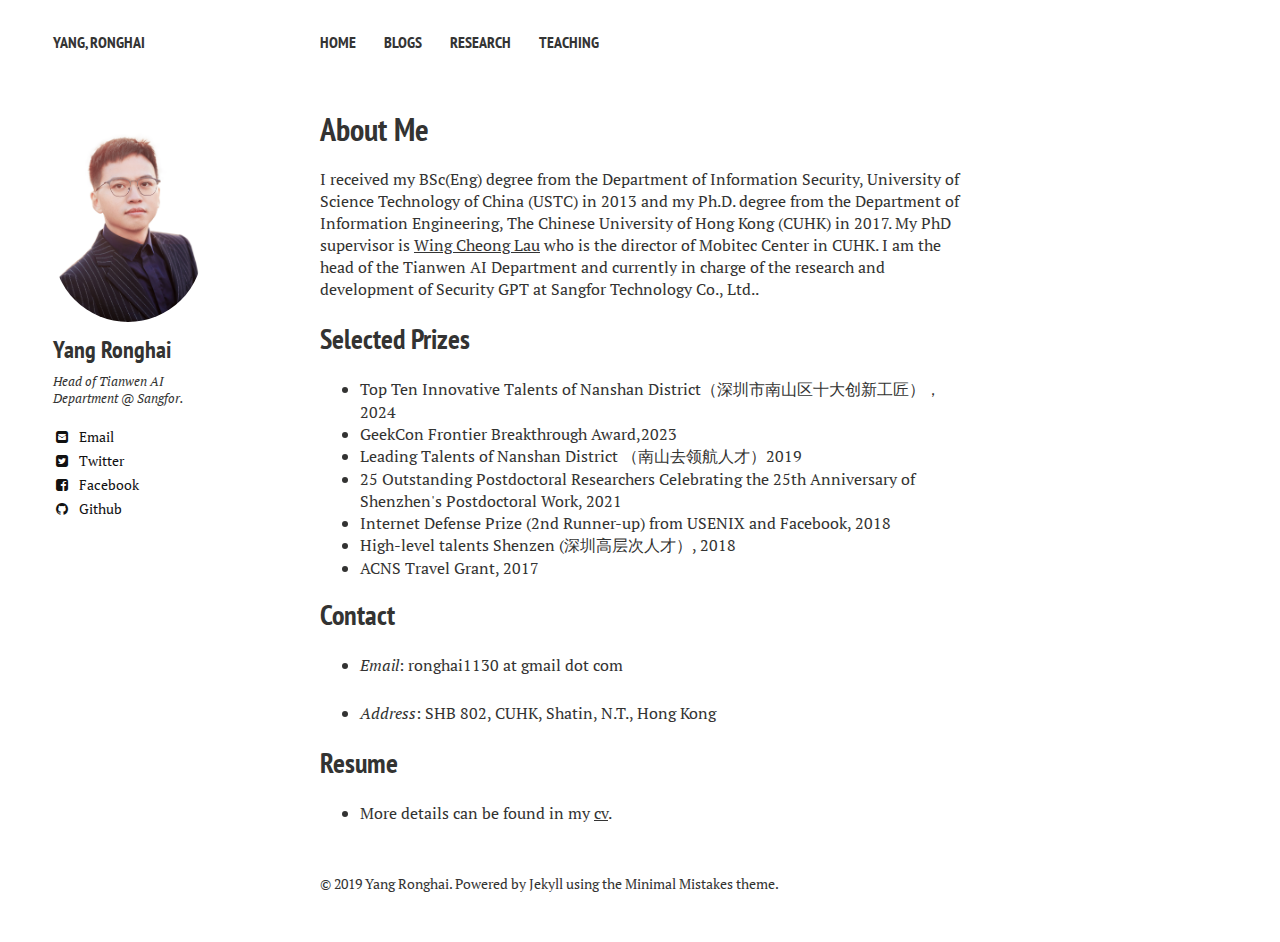
<file: index.html>
<!doctype html>
<!--[if lt IE 7]><html class="no-js lt-ie9 lt-ie8 lt-ie7" lang="en"> <![endif]-->
<!--[if (IE 7)&!(IEMobile)]><html class="no-js lt-ie9 lt-ie8" lang="en"><![endif]-->
<!--[if (IE 8)&!(IEMobile)]><html class="no-js lt-ie9" lang="en"><![endif]-->
<!--[if gt IE 8]><!--> <html class="no-js" lang="en"><!--<![endif]-->
<head>
<meta charset="utf-8">
<title>About Me &#8211; YANG, Ronghai</title>

<meta name="keywords" content="about, Jekyll, theme, responsive">



<!-- Twitter Cards -->
<meta name="twitter:title" content="About Me">

<meta name="twitter:site" content="@YRonghai">
<meta name="twitter:creator" content="@YRonghai">

<meta name="twitter:card" content="summary">
<meta name="twitter:image" content="https://yangronghai.github.io//images/default-thumb.png">

<!-- Open Graph -->
<meta property="og:locale" content="en_US">
<meta property="og:type" content="article">
<meta property="og:title" content="About Me">

<meta property="og:url" content="https://yangronghai.github.io//">
<meta property="og:site_name" content="YANG, Ronghai">





<link rel="canonical" href="https://yangronghai.github.io//">
<link href="https://yangronghai.github.io//feed.xml" type="application/atom+xml" rel="alternate" title="YANG, Ronghai Feed">


<!-- http://t.co/dKP3o1e -->
<meta name="HandheldFriendly" content="True">
<meta name="MobileOptimized" content="320">
<meta name="viewport" content="width=device-width, initial-scale=1.0">

<!-- For all browsers -->
<link rel="stylesheet" href="https://yangronghai.github.io//assets/css/main.css">

<meta http-equiv="cleartype" content="on">

<!-- HTML5 Shiv and Media Query Support -->
<!--[if lt IE 9]>
	<script src="https://yangronghai.github.io//assets/js/vendor/html5shiv.min.js"></script>
	<script src="https://yangronghai.github.io//assets/js/vendor/respond.min.js"></script>
<![endif]-->

<!-- Modernizr -->
<script src="https://yangronghai.github.io//assets/js/vendor/modernizr-2.7.1.custom.min.js"></script>

<link href='//fonts.googleapis.com/css?family=PT+Sans+Narrow:400,700%7CPT+Serif:400,700,400italic' rel='stylesheet' type='text/css'>

<!-- Icons -->
<!-- 16x16 -->
<link rel="shortcut icon" href="https://yangronghai.github.io//favicon.ico">
<!-- 32x32 -->
<link rel="shortcut icon" href="https://yangronghai.github.io//favicon.png">
<!-- 57x57 (precomposed) for iPhone 3GS, pre-2011 iPod Touch and older Android devices -->
<link rel="apple-touch-icon-precomposed" href="https://yangronghai.github.io//images/apple-touch-icon-precomposed.png">
<!-- 72x72 (precomposed) for 1st generation iPad, iPad 2 and iPad mini -->
<link rel="apple-touch-icon-precomposed" sizes="72x72" href="https://yangronghai.github.io//images/apple-touch-icon-72x72-precomposed.png">
<!-- 114x114 (precomposed) for iPhone 4, 4S, 5 and post-2011 iPod Touch -->
<link rel="apple-touch-icon-precomposed" sizes="114x114" href="https://yangronghai.github.io//images/apple-touch-icon-114x114-precomposed.png">
<!-- 144x144 (precomposed) for iPad 3rd and 4th generation -->
<link rel="apple-touch-icon-precomposed" sizes="144x144" href="https://yangronghai.github.io//images/apple-touch-icon-144x144-precomposed.png">

</head>

<body class="page">

<!--[if lt IE 9]><div class="browser-upgrade alert alert-info">You are using an <strong>outdated</strong> browser. Please <a href="http://browsehappy.com/">upgrade your browser</a> to improve your experience.</div><![endif]-->

<div class="navigation-wrapper">
	<div class="site-name">
		<a href="https://yangronghai.github.io/">YANG, Ronghai</a>
	</div><!-- /.site-name -->
	<div class="top-navigation">
		<nav role="navigation" id="site-nav" class="nav">
		    <ul>
		        
					    
					        
					    
					    <li><a href="https://yangronghai.github.io///home/" >Home</a></li>
					  
					    
					        
					    
					    <li><a href="https://yangronghai.github.io///posts/" >Blogs</a></li>
					  
					    
					        
					    
					    <li><a href="https://yangronghai.github.io///research/" >Research</a></li>
					  
					    
					        
					    
					    <li><a href="https://yangronghai.github.io///teaching" >Teaching</a></li>
					  
		    </ul>
		</nav>
	</div><!-- /.top-navigation -->
</div><!-- /.navigation-wrapper -->



<div id="main" role="main">
  <div class="article-author-side">
    



	<img src="https://yangronghai.github.io//images/bio-photo.jpg" class="bio-photo" alt="Yang Ronghai bio photo">

<h3>Yang Ronghai</h3>
<p>Head of Tianwen AI Department @ Sangfor.</p>
<a href="mailto:ronghai1130@gmail.com" class="author-social" target="_blank"><i class="fa fa-fw fa-envelope-square"></i> Email</a>
<a href="http://twitter.com/YRonghai" class="author-social" target="_blank"><i class="fa fa-fw fa-twitter-square"></i> Twitter</a>
<a href="http://facebook.com/ronghai.yang.5" class="author-social" target="_blank"><i class="fa fa-fw fa-facebook-square"></i> Facebook</a>




<a href="http://github.com/YangRonghai" class="author-social" target="_blank"><i class="fa fa-fw fa-github"></i> Github</a>








  </div>
  <article class="page">
    <h1>About Me</h1>
    <div class="article-wrap">
      <!-- Hello, I am Ronghai Yang.  -->

<!-- ## Education -->
<p>I received my BSc(Eng) degree from the Department of Information Security, University of Science Technology of China (USTC) in 2013 and my Ph.D. degree from the Department of Information Engineering, The Chinese University of Hong Kong (CUHK) in 2017. My PhD supervisor is  <a href="http://staff.ie.cuhk.edu.hk/~wclau/">Wing Cheong Lau</a> who is the director of Mobitec Center in CUHK. 
I am the head of the Tianwen AI Department and currently in charge of the research and development of Security GPT at Sangfor Technology Co., Ltd.. </p>

<h2 id="selected-prizes">Selected Prizes</h2>
<ul>
  <li>Top Ten Innovative Talents of Nanshan District（深圳市南山区十大创新工匠），2024</li>
  <li>GeekCon Frontier Breakthrough Award,2023</li>
  <li>Leading Talents of Nanshan District （南山去领航人才）2019 </li>
  <li>25 Outstanding Postdoctoral Researchers Celebrating the 25th Anniversary of Shenzhen's Postdoctoral Work, 2021 </li>
  <li>Internet Defense Prize (2nd Runner-up) from USENIX and Facebook, 2018</li>
  <li>High-level talents Shenzen (深圳高层次人才）, 2018</li>
  <li>ACNS Travel Grant, 2017</li>
</ul>

<h2 id="contact">Contact</h2>

<ul>
  <li>
    <p><em>Email</em>: ronghai1130 at gmail dot com</p>
  </li>
  <li>
    <p><em>Address</em>: SHB 802, CUHK, Shatin, N.T., Hong Kong</p>
  </li>
</ul>

<h2 id="resume">Resume</h2>
<ul>
  <li>More details can be found in my <a href="https://yangronghai.github.io/cv.pdf">cv</a>.</li>
</ul>


    </div><!-- /.article-wrap -->
    
  </article>
</div><!-- /#index -->

<div class="footer-wrap">
  <footer>
    

<span>&copy; 2019 Yang Ronghai. Powered by <a href="http://jekyllrb.com" rel="nofollow">Jekyll</a> using the <a href="http://mademistakes.com/minimal-mistakes/" rel="nofollow">Minimal Mistakes</a> theme.</span>

  </footer>
</div><!-- /.footer-wrap -->

<script src="//ajax.googleapis.com/ajax/libs/jquery/1.9.1/jquery.min.js"></script>
<script>window.jQuery || document.write('<script src="https://yangronghai.github.io//assets/js/vendor/jquery-1.9.1.min.js"><\/script>')</script>
<script src="https://yangronghai.github.io//assets/js/scripts.min.js"></script>


  
          

</body>
</html>
</file>
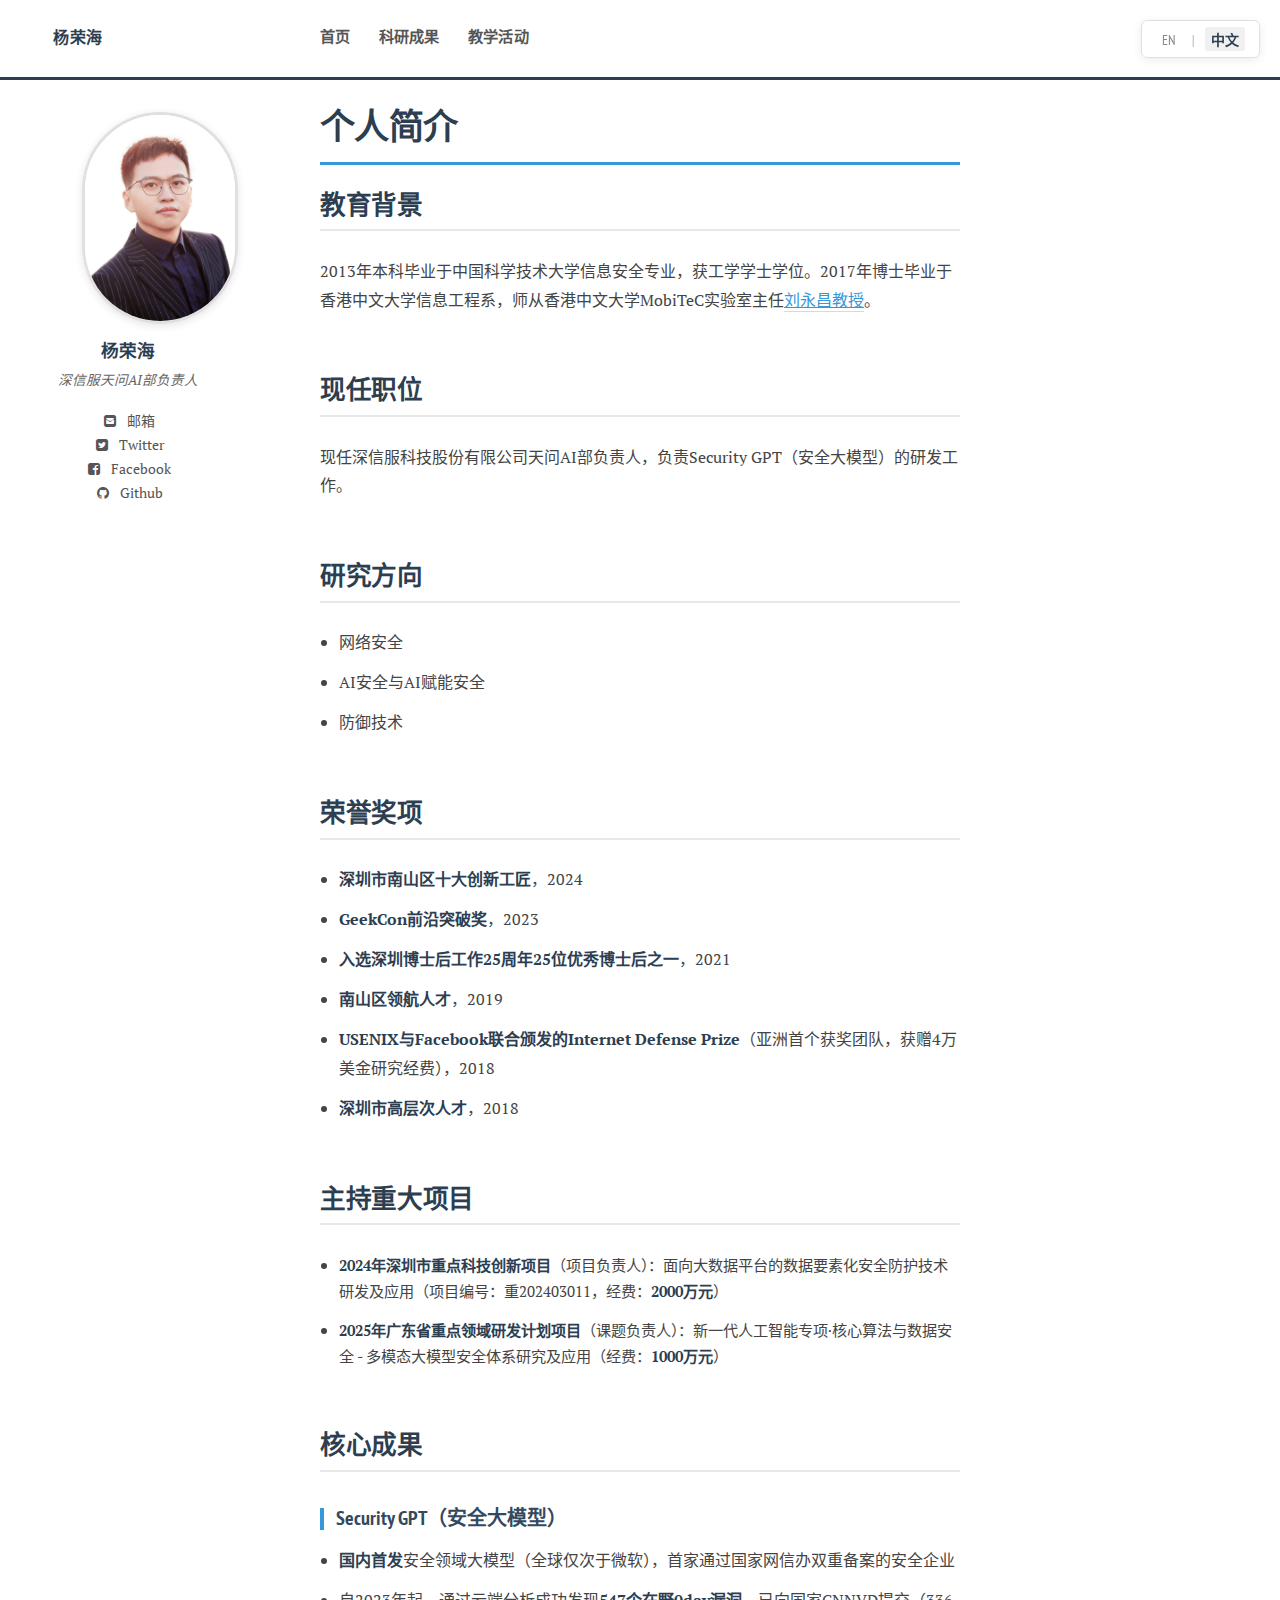
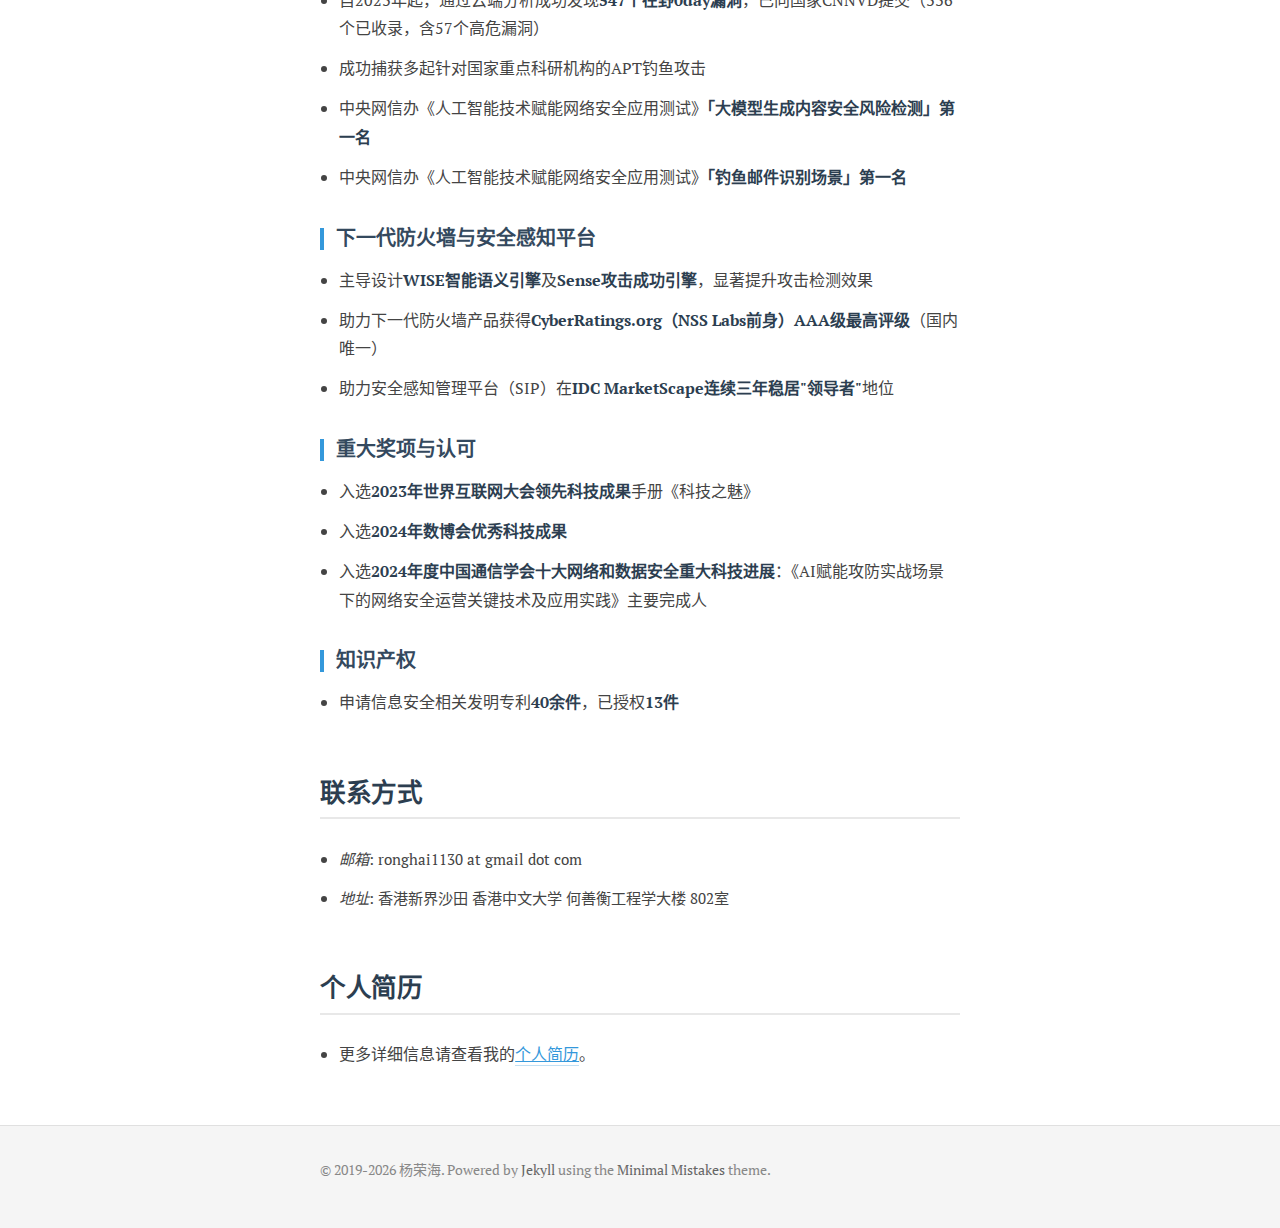
<file: home-cn/index.html>
<!doctype html>
<!--[if lt IE 7]><html class="no-js lt-ie9 lt-ie8 lt-ie7" lang="zh-CN"> <![endif]-->
<!--[if (IE 7)&!(IEMobile)]><html class="no-js lt-ie9 lt-ie8" lang="zh-CN"><![endif]-->
<!--[if (IE 8)&!(IEMobile)]><html class="no-js lt-ie9" lang="zh-CN"><![endif]-->
<!--[if gt IE 8]><!--> <html class="no-js" lang="zh-CN"><!--<![endif]-->
<head>
<meta charset="utf-8">
<title>关于我 &#8211; 杨荣海</title>

<meta name="keywords" content="杨荣海, 网络安全, AI安全, 深信服">



<!-- Twitter Cards -->
<meta name="twitter:title" content="关于我">

<meta name="twitter:site" content="@YRonghai">
<meta name="twitter:creator" content="@YRonghai">

<meta name="twitter:card" content="summary">
<meta name="twitter:image" content="https://yangronghai.github.io//images/default-thumb.png">

<!-- Open Graph -->
<meta property="og:locale" content="zh_CN">
<meta property="og:type" content="article">
<meta property="og:title" content="关于我">

<meta property="og:url" content="https://yangronghai.github.io//">
<meta property="og:site_name" content="杨荣海">





<link rel="canonical" href="https://yangronghai.github.io//">
<link href="https://yangronghai.github.io//feed.xml" type="application/atom+xml" rel="alternate" title="杨荣海 Feed">


<!-- http://t.co/dKP3o1e -->
<meta name="HandheldFriendly" content="True">
<meta name="MobileOptimized" content="320">
<meta name="viewport" content="width=device-width, initial-scale=1.0">

<!-- For all browsers -->
<link rel="stylesheet" href="https://yangronghai.github.io//assets/css/main.css">
<link rel="stylesheet" href="https://yangronghai.github.io//assets/css/lang-switcher.css">
<link rel="stylesheet" href="https://yangronghai.github.io//assets/css/custom-improvements.css">

<meta http-equiv="cleartype" content="on">

<!-- HTML5 Shiv and Media Query Support -->
<!--[if lt IE 9]>
	<script src="https://yangronghai.github.io//assets/js/vendor/html5shiv.min.js"></script>
	<script src="https://yangronghai.github.io//assets/js/vendor/respond.min.js"></script>
<![endif]-->

<!-- Modernizr -->
<script src="https://yangronghai.github.io//assets/js/vendor/modernizr-2.7.1.custom.min.js"></script>

<link href='//fonts.googleapis.com/css?family=PT+Sans+Narrow:400,700%7CPT+Serif:400,700,400italic' rel='stylesheet' type='text/css'>

<!-- Icons -->
<!-- 16x16 -->
<link rel="shortcut icon" href="https://yangronghai.github.io//favicon.ico">
<!-- 32x32 -->
<link rel="shortcut icon" href="https://yangronghai.github.io//favicon.png">
<!-- 57x57 (precomposed) for iPhone 3GS, pre-2011 iPod Touch and older Android devices -->
<link rel="apple-touch-icon-precomposed" href="https://yangronghai.github.io//images/apple-touch-icon-precomposed.png">
<!-- 72x72 (precomposed) for 1st generation iPad, iPad 2 and iPad mini -->
<link rel="apple-touch-icon-precomposed" sizes="72x72" href="https://yangronghai.github.io//images/apple-touch-icon-72x72-precomposed.png">
<!-- 114x114 (precomposed) for iPhone 4, 4S, 5 and post-2011 iPod Touch -->
<link rel="apple-touch-icon-precomposed" sizes="114x114" href="https://yangronghai.github.io//images/apple-touch-icon-114x114-precomposed.png">
<!-- 144x144 (precomposed) for iPad 3rd and 4th generation -->
<link rel="apple-touch-icon-precomposed" sizes="144x144" href="https://yangronghai.github.io//images/apple-touch-icon-144x144-precomposed.png">

</head>

<body class="page">

<!--[if lt IE 9]><div class="browser-upgrade alert alert-info">You are using an <strong>outdated</strong> browser. Please <a href="http://browsehappy.com/">upgrade your browser</a> to improve your experience.</div><![endif]-->

<!-- Language Switcher -->
<div class="lang-switcher">
    <a href="https://yangronghai.github.io/home/">EN</a>
    <span class="separator">|</span>
    <a href="https://yangronghai.github.io/home-cn/" class="active">中文</a>
</div>

<div class="navigation-wrapper">
	<div class="site-name">
		<a href="https://yangronghai.github.io/home-cn/">杨荣海</a>
	</div><!-- /.site-name -->
	<div class="top-navigation">
		<nav role="navigation" id="site-nav" class="nav">
		    <ul>




					    <li><a href="https://yangronghai.github.io/home-cn/" >首页</a></li>




					    <li><a href="https://yangronghai.github.io/research-cn/" >科研成果</a></li>




					    <li><a href="https://yangronghai.github.io/teaching-cn/" >教学活动</a></li>

		    </ul>
		</nav>
	</div><!-- /.top-navigation -->
</div><!-- /.navigation-wrapper -->



<div id="main" role="main">
  <div class="article-author-side">




	<img src="https://yangronghai.github.io//images/bio-photo.jpg" class="bio-photo" alt="Yang Ronghai bio photo">

<h3>杨荣海</h3>
<p>深信服天问AI部负责人</p>
<a href="mailto:ronghai1130@gmail.com" class="author-social" target="_blank"><i class="fa fa-fw fa-envelope-square"></i> 邮箱</a>
<a href="http://twitter.com/YRonghai" class="author-social" target="_blank"><i class="fa fa-fw fa-twitter-square"></i> Twitter</a>
<a href="http://facebook.com/ronghai.yang.5" class="author-social" target="_blank"><i class="fa fa-fw fa-facebook-square"></i> Facebook</a>




<a href="http://github.com/YangRonghai" class="author-social" target="_blank"><i class="fa fa-fw fa-github"></i> Github</a>








  </div>
  <article class="page">
    <h1>个人简介</h1>
    <div class="article-wrap">
      <!-- Hello, I am Ronghai Yang.  -->

<!-- ## Education -->
<h2 id="education">教育背景</h2>
<p>2013年本科毕业于中国科学技术大学信息安全专业，获工学学士学位。2017年博士毕业于香港中文大学信息工程系，师从香港中文大学MobiTeC实验室主任<a href="http://staff.ie.cuhk.edu.hk/~wclau/">刘永昌教授</a>。</p>

<h2 id="current-position">现任职位</h2>
<p>现任深信服科技股份有限公司天问AI部负责人，负责Security GPT（安全大模型）的研发工作。</p>

<h2 id="research-interests">研究方向</h2>
<ul>
  <li>网络安全</li>
  <li>AI安全与AI赋能安全</li>
  <li>防御技术</li>
</ul>

<h2 id="selected-prizes">荣誉奖项</h2>
<ul>
  <li><strong>深圳市南山区十大创新工匠</strong>，2024</li>
  <li><strong>GeekCon前沿突破奖</strong>，2023</li>
  <li><strong>入选深圳博士后工作25周年25位优秀博士后之一</strong>，2021</li>
  <li><strong>南山区领航人才</strong>，2019</li>
  <li><strong>USENIX与Facebook联合颁发的Internet Defense Prize</strong>（亚洲首个获奖团队，获赠4万美金研究经费），2018</li>
  <li><strong>深圳市高层次人才</strong>，2018</li>
</ul>

<h2 id="major-projects">主持重大项目</h2>
<ul>
  <li>
    <p><strong>2024年深圳市重点科技创新项目</strong>（项目负责人）：面向大数据平台的数据要素化安全防护技术研发及应用（项目编号：重202403011，经费：<strong>2000万元</strong>）</p>
  </li>
  <li>
    <p><strong>2025年广东省重点领域研发计划项目</strong>（课题负责人）：新一代人工智能专项·核心算法与数据安全 - 多模态大模型安全体系研究及应用（经费：<strong>1000万元</strong>）</p>
  </li>
</ul>

<h2 id="key-achievements">核心成果</h2>

<h3 id="security-gpt">Security GPT（安全大模型）</h3>
<ul>
  <li><strong>国内首发</strong>安全领域大模型（全球仅次于微软），首家通过国家网信办双重备案的安全企业</li>
  <li>自2023年起，通过云端分析成功发现<strong>547个在野0day漏洞</strong>，已向国家CNNVD提交（336个已收录，含57个高危漏洞）</li>
  <li>成功捕获多起针对国家重点科研机构的APT钓鱼攻击</li>
  <li>中央网信办《人工智能技术赋能网络安全应用测试》<strong>「大模型生成内容安全风险检测」第一名</strong></li>
  <li>中央网信办《人工智能技术赋能网络安全应用测试》<strong>「钓鱼邮件识别场景」第一名</strong></li>
</ul>

<h3 id="ngfw-sip">下一代防火墙与安全感知平台</h3>
<ul>
  <li>主导设计<strong>WISE智能语义引擎</strong>及<strong>Sense攻击成功引擎</strong>，显著提升攻击检测效果</li>
  <li>助力下一代防火墙产品获得<strong>CyberRatings.org（NSS Labs前身）AAA级最高评级</strong>（国内唯一）</li>
  <li>助力安全感知管理平台（SIP）在<strong>IDC MarketScape连续三年稳居"领导者"</strong>地位</li>
</ul>

<h3 id="major-awards">重大奖项与认可</h3>
<ul>
  <li>入选<strong>2023年世界互联网大会领先科技成果</strong>手册《科技之魅》</li>
  <li>入选<strong>2024年数博会优秀科技成果</strong></li>
  <li>入选<strong>2024年度中国通信学会十大网络和数据安全重大科技进展</strong>：《AI赋能攻防实战场景下的网络安全运营关键技术及应用实践》主要完成人</li>
</ul>

<h3 id="intellectual-property">知识产权</h3>
<ul>
  <li>申请信息安全相关发明专利<strong>40余件</strong>，已授权<strong>13件</strong></li>
</ul>

<h2 id="contact">联系方式</h2>

<ul>
  <li>
    <p><em>邮箱</em>: ronghai1130 at gmail dot com</p>
  </li>
  <li>
    <p><em>地址</em>: 香港新界沙田 香港中文大学 何善衡工程学大楼 802室</p>
  </li>
</ul>

<h2 id="resume">个人简历</h2>
<ul>
  <li>更多详细信息请查看我的<a href="https://yangronghai.github.io/cv.pdf">个人简历</a>。</li>
</ul>


    </div><!-- /.article-wrap -->

  </article>
</div><!-- /#index -->

<div class="footer-wrap">
  <footer>


<span>&copy; 2019-2026 杨荣海. Powered by <a href="http://jekyllrb.com" rel="nofollow">Jekyll</a> using the <a href="http://mademistakes.com/minimal-mistakes/" rel="nofollow">Minimal Mistakes</a> theme.</span>

  </footer>
</div><!-- /.footer-wrap -->

<script src="//ajax.googleapis.com/ajax/libs/jquery/1.9.1/jquery.min.js"></script>
<script>window.jQuery || document.write('<script src="https://yangronghai.github.io//assets/js/vendor/jquery-1.9.1.min.js"><\/script>')</script>
<script src="https://yangronghai.github.io//assets/js/scripts.min.js"></script>





</body>
</html>
</file>
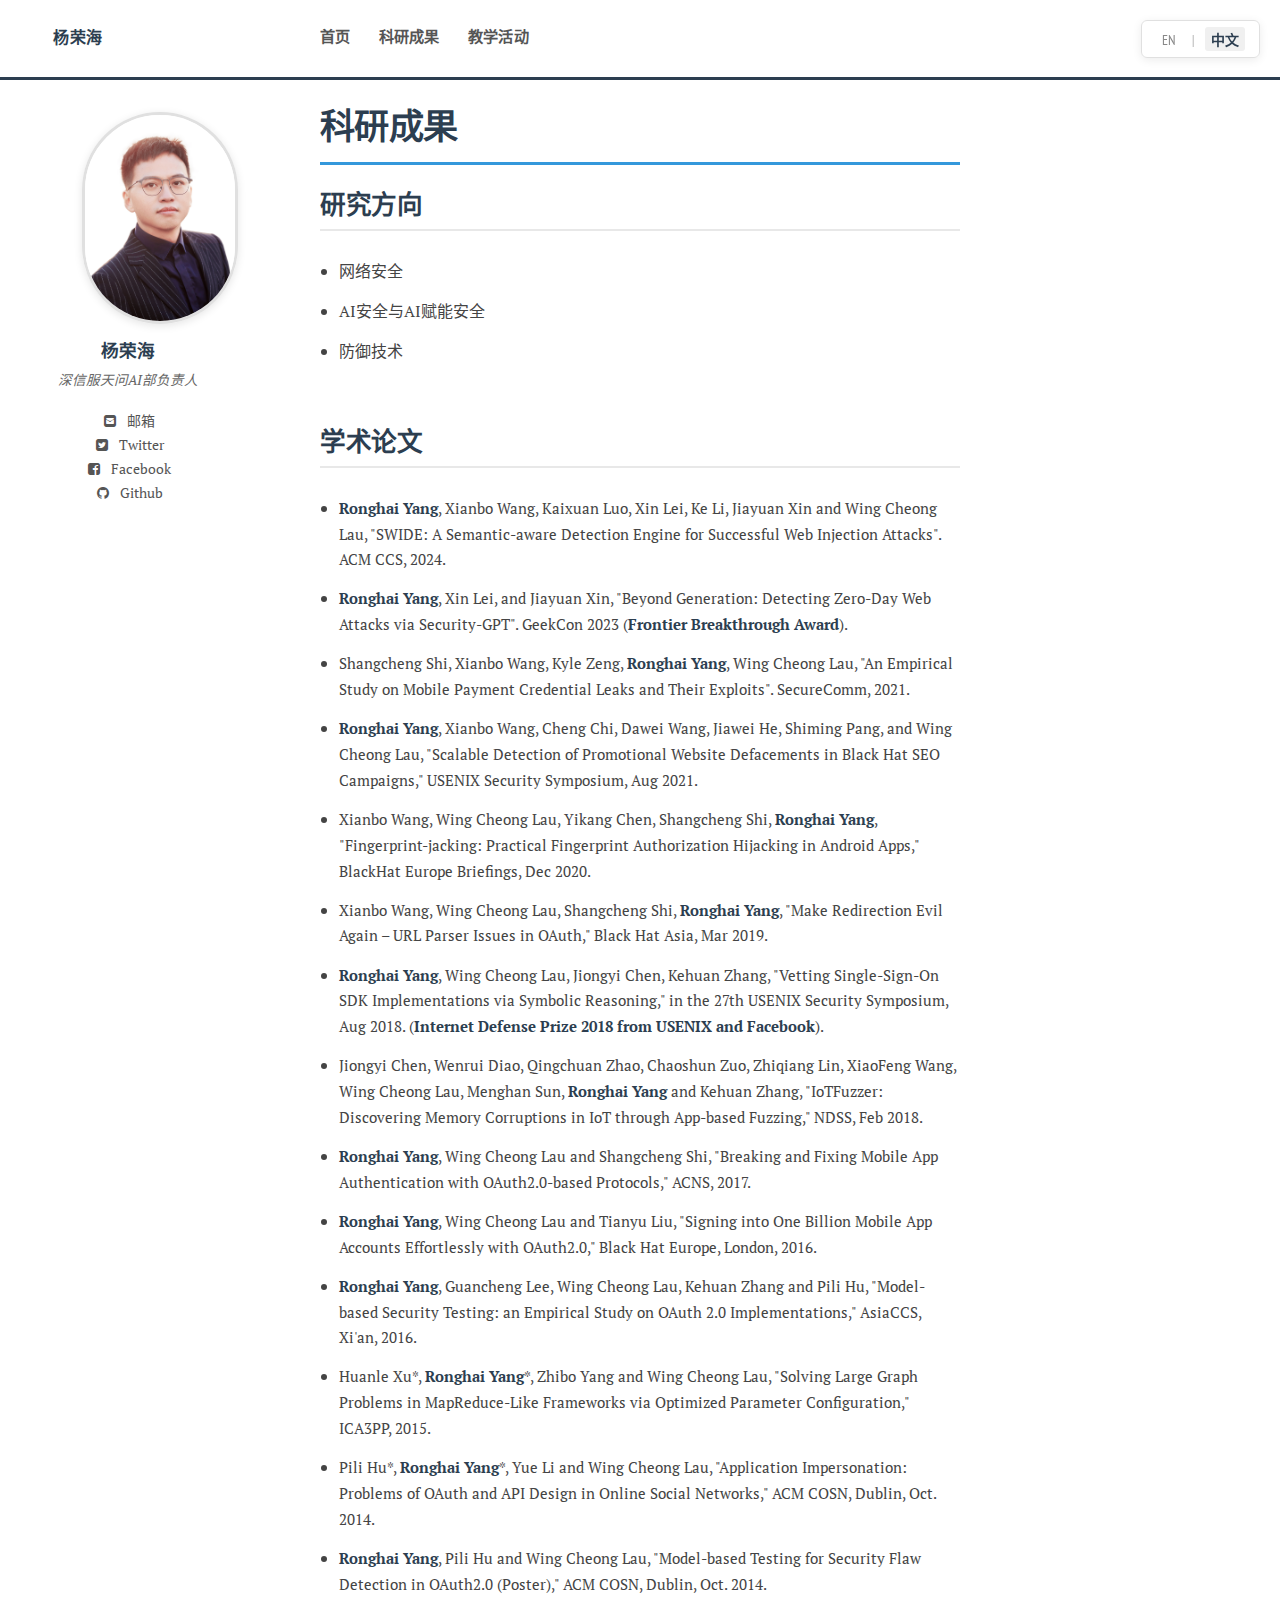
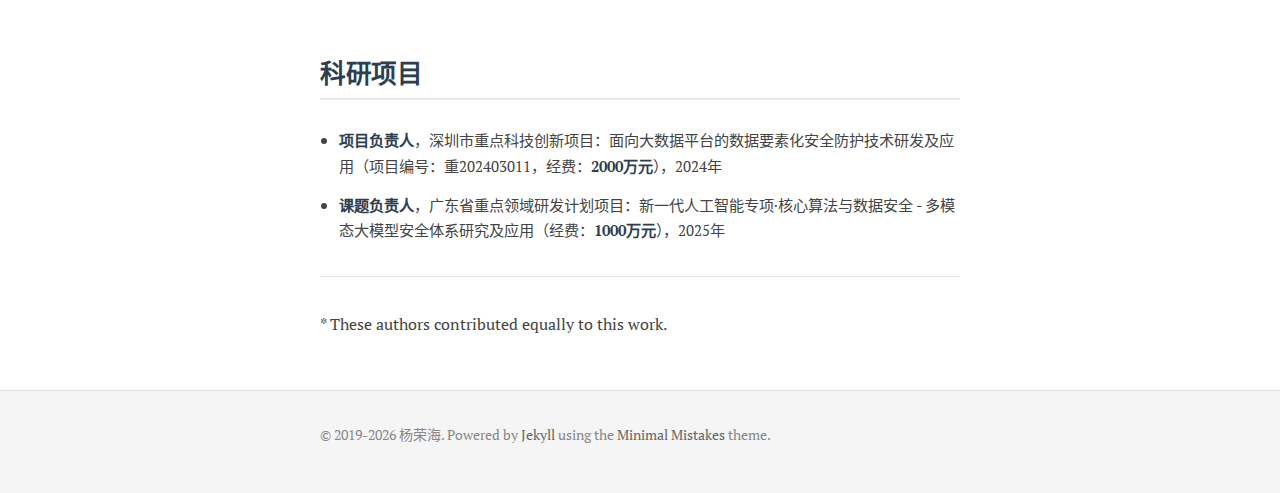
<file: research-cn/index.html>
<!doctype html>
<!--[if lt IE 7]><html class="no-js lt-ie9 lt-ie8 lt-ie7" lang="zh-CN"> <![endif]-->
<!--[if (IE 7)&!(IEMobile)]><html class="no-js lt-ie9 lt-ie8" lang="zh-CN"><![endif]-->
<!--[if (IE 8)&!(IEMobile)]><html class="no-js lt-ie9" lang="zh-CN"><![endif]-->
<!--[if gt IE 8]><!--> <html class="no-js" lang="zh-CN"><!--<![endif]-->
<head>
<meta charset="utf-8">
<title>科研成果 &#8211; 杨荣海</title>
<meta name="description" content="科研成果与学术论文">
<meta name="keywords" content="杨荣海, 网络安全, AI安全, 学术论文">



<!-- Twitter Cards -->
<meta name="twitter:title" content="科研成果">
<meta name="twitter:description" content="科研成果与学术论文">
<meta name="twitter:site" content="@YRonghai">
<meta name="twitter:creator" content="@YRonghai">

<meta name="twitter:card" content="summary">
<meta name="twitter:image" content="https://yangronghai.github.io//images/default-thumb.png">

<!-- Open Graph -->
<meta property="og:locale" content="zh_CN">
<meta property="og:type" content="article">
<meta property="og:title" content="科研成果">
<meta property="og:description" content="科研成果与学术论文">
<meta property="og:url" content="https://yangronghai.github.io//research-cn/">
<meta property="og:site_name" content="杨荣海">





<link rel="canonical" href="https://yangronghai.github.io//research-cn/">
<link href="https://yangronghai.github.io//feed.xml" type="application/atom+xml" rel="alternate" title="杨荣海 Feed">


<!-- http://t.co/dKP3o1e -->
<meta name="HandheldFriendly" content="True">
<meta name="MobileOptimized" content="320">
<meta name="viewport" content="width=device-width, initial-scale=1.0">

<!-- For all browsers -->
<link rel="stylesheet" href="https://yangronghai.github.io//assets/css/main.css">
<link rel="stylesheet" href="https://yangronghai.github.io//assets/css/lang-switcher.css">
<link rel="stylesheet" href="https://yangronghai.github.io//assets/css/custom-improvements.css">

<meta http-equiv="cleartype" content="on">

<!-- HTML5 Shiv and Media Query Support -->
<!--[if lt IE 9]>
	<script src="https://yangronghai.github.io//assets/js/vendor/html5shiv.min.js"></script>
	<script src="https://yangronghai.github.io//assets/js/vendor/respond.min.js"></script>
<![endif]-->

<!-- Modernizr -->
<script src="https://yangronghai.github.io//assets/js/vendor/modernizr-2.7.1.custom.min.js"></script>

<link href='//fonts.googleapis.com/css?family=PT+Sans+Narrow:400,700%7CPT+Serif:400,700,400italic' rel='stylesheet' type='text/css'>

<!-- Icons -->
<!-- 16x16 -->
<link rel="shortcut icon" href="https://yangronghai.github.io//favicon.ico">
<!-- 32x32 -->
<link rel="shortcut icon" href="https://yangronghai.github.io//favicon.png">
<!-- 57x57 (precomposed) for iPhone 3GS, pre-2011 iPod Touch and older Android devices -->
<link rel="apple-touch-icon-precomposed" href="https://yangronghai.github.io//images/apple-touch-icon-precomposed.png">
<!-- 72x72 (precomposed) for 1st generation iPad, iPad 2 and iPad mini -->
<link rel="apple-touch-icon-precomposed" sizes="72x72" href="https://yangronghai.github.io//images/apple-touch-icon-72x72-precomposed.png">
<!-- 114x114 (precomposed) for iPhone 4, 4S, 5 and post-2011 iPod Touch -->
<link rel="apple-touch-icon-precomposed" sizes="114x114" href="https://yangronghai.github.io//images/apple-touch-icon-114x114-precomposed.png">
<!-- 144x144 (precomposed) for iPad 3rd and 4th generation -->
<link rel="apple-touch-icon-precomposed" sizes="144x144" href="https://yangronghai.github.io//images/apple-touch-icon-144x144-precomposed.png">

</head>

<body class="page">

<!--[if lt IE 9]><div class="browser-upgrade alert alert-info">You are using an <strong>outdated</strong> browser. Please <a href="http://browsehappy.com/">upgrade your browser</a> to improve your experience.</div><![endif]-->

<!-- Language Switcher -->
<div class="lang-switcher">
    <a href="https://yangronghai.github.io/research/">EN</a>
    <span class="separator">|</span>
    <a href="https://yangronghai.github.io/research-cn/" class="active">中文</a>
</div>

<div class="navigation-wrapper">
	<div class="site-name">
		<a href="https://yangronghai.github.io/home-cn/">杨荣海</a>
	</div><!-- /.site-name -->
	<div class="top-navigation">
		<nav role="navigation" id="site-nav" class="nav">
		    <ul>




					    <li><a href="https://yangronghai.github.io/home-cn/" >首页</a></li>




					    <li><a href="https://yangronghai.github.io/research-cn/" >科研成果</a></li>




					    <li><a href="https://yangronghai.github.io/teaching-cn/" >教学活动</a></li>

		    </ul>
		</nav>
	</div><!-- /.top-navigation -->
</div><!-- /.navigation-wrapper -->



<div id="main" role="main">
  <div class="article-author-side">




	<img src="https://yangronghai.github.io//images/bio-photo.jpg" class="bio-photo" alt="Yang Ronghai bio photo">

<h3>杨荣海</h3>
<p>深信服天问AI部负责人</p>
<a href="mailto:ronghai1130@gmail.com" class="author-social" target="_blank"><i class="fa fa-fw fa-envelope-square"></i> 邮箱</a>
<a href="http://twitter.com/YRonghai" class="author-social" target="_blank"><i class="fa fa-fw fa-twitter-square"></i> Twitter</a>
<a href="http://facebook.com/ronghai.yang.5" class="author-social" target="_blank"><i class="fa fa-fw fa-facebook-square"></i> Facebook</a>




<a href="http://github.com/YangRonghai" class="author-social" target="_blank"><i class="fa fa-fw fa-github"></i> Github</a>








  </div>
  <article class="page">
    <h1>科研成果</h1>
    <div class="article-wrap">
      <h2 id="research-interests">研究方向</h2>

<ul>
  <li>网络安全</li>
  <li>AI安全与AI赋能安全</li>
  <li>防御技术</li>
</ul>

<p>
</p>

<h2 id="publications">学术论文</h2>

<ul>
    <li>
    <p> <strong>Ronghai Yang</strong>, Xianbo Wang, Kaixuan Luo, Xin Lei, Ke Li, Jiayuan Xin and Wing Cheong Lau, "SWIDE: A Semantic-aware Detection Engine for Successful Web Injection Attacks". ACM CCS, 2024.</p>
    </li>
    <li>
    <p> <strong>Ronghai Yang</strong>, Xin Lei, and Jiayuan Xin, "Beyond Generation: Detecting Zero-Day Web Attacks via Security-GPT". GeekCon 2023 (<strong>Frontier Breakthrough Award</strong>).</p>
    </li>
  <li>
    <p> Shangcheng Shi, Xianbo Wang, Kyle Zeng, <strong>Ronghai Yang</strong>, Wing Cheong Lau, "An Empirical Study on Mobile Payment Credential Leaks and Their Exploits". SecureComm, 2021.</p>
    </li>
  <li>
    <p> <strong>Ronghai Yang</strong>, Xianbo Wang, Cheng Chi, Dawei Wang, Jiawei He, Shiming Pang, and Wing Cheong Lau, "Scalable Detection of Promotional Website Defacements in Black Hat SEO Campaigns," USENIX Security Symposium, Aug 2021.</p>
    </li>
  <li>
    <p>Xianbo Wang, Wing Cheong Lau, Yikang Chen, Shangcheng Shi, <strong>Ronghai Yang</strong>, "Fingerprint-jacking: Practical Fingerprint Authorization Hijacking in Android Apps," BlackHat Europe Briefings, Dec 2020.</p>
    </li>
  <li>
    <p>Xianbo Wang, Wing Cheong Lau, Shangcheng Shi, <strong>Ronghai Yang</strong>, "Make Redirection Evil Again – URL Parser Issues in OAuth," Black Hat Asia, Mar 2019.</p>
  </li>
  <li>
    <p><strong>Ronghai Yang</strong>, Wing Cheong Lau, Jiongyi Chen, Kehuan Zhang, "Vetting Single-Sign-On SDK Implementations via Symbolic Reasoning," in the 27th USENIX Security Symposium, Aug 2018. (<strong>Internet Defense Prize 2018 from USENIX and Facebook</strong>).</p>
  </li>
  <li>
    <p>Jiongyi Chen, Wenrui Diao, Qingchuan Zhao, Chaoshun Zuo, Zhiqiang Lin, XiaoFeng Wang, Wing Cheong Lau, Menghan Sun, <strong>Ronghai Yang</strong> and Kehuan Zhang, "IoTFuzzer: Discovering Memory Corruptions in IoT through App-based Fuzzing," NDSS, Feb 2018.</p>
  </li>
  <li>
    <p><strong>Ronghai Yang</strong>, Wing Cheong Lau and Shangcheng Shi, "Breaking and Fixing Mobile App Authentication with OAuth2.0-based Protocols," ACNS, 2017.</p>
  </li>
  <li>
    <p><strong>Ronghai Yang</strong>, Wing Cheong Lau and Tianyu Liu, "Signing into One Billion Mobile App Accounts Effortlessly with OAuth2.0," Black Hat Europe, London, 2016.</p>
  </li>
  <li>
    <p><strong>Ronghai Yang</strong>, Guancheng Lee, Wing Cheong Lau, Kehuan Zhang and Pili Hu, "Model-based Security Testing: an Empirical Study on OAuth 2.0 Implementations," AsiaCCS, Xi'an, 2016.</p>
  </li>
  <li>
    <p>Huanle Xu*, <strong>Ronghai Yang</strong>*, Zhibo Yang and Wing Cheong Lau, "Solving Large Graph Problems in MapReduce-Like Frameworks via Optimized Parameter Configuration," ICA3PP, 2015.</p>
  </li>
  <li>
    <p>Pili Hu*, <strong>Ronghai Yang</strong>*, Yue Li and Wing Cheong Lau, "Application Impersonation: Problems of OAuth and API Design in Online Social Networks," ACM COSN, Dublin, Oct. 2014.</p>
  </li>
  <li>
    <p><strong>Ronghai Yang</strong>, Pili Hu and Wing Cheong Lau, "Model-based Testing for Security Flaw Detection in OAuth2.0 (Poster)," ACM COSN, Dublin, Oct. 2014.</p>
  </li>
</ul>

<h2 id="projects">科研项目</h2>

<ul>
    <li>
    <p><strong>项目负责人</strong>，深圳市重点科技创新项目：面向大数据平台的数据要素化安全防护技术研发及应用（项目编号：重202403011，经费：<strong>2000万元</strong>），2024年</p>
    </li>
	<li>
    <p><strong>课题负责人</strong>，广东省重点领域研发计划项目：新一代人工智能专项·核心算法与数据安全 - 多模态大模型安全体系研究及应用（经费：<strong>1000万元</strong>），2025年</p>
    </li>
</ul>

<hr />
<p>* These authors contributed equally to this work.</p>

    </div><!-- /.article-wrap -->

  </article>
</div><!-- /#index -->

<div class="footer-wrap">
  <footer>


<span>&copy; 2019-2026 杨荣海. Powered by <a href="http://jekyllrb.com" rel="nofollow">Jekyll</a> using the <a href="http://mademistakes.com/minimal-mistakes/" rel="nofollow">Minimal Mistakes</a> theme.</span>

  </footer>
</div><!-- /.footer-wrap -->

<script src="//ajax.googleapis.com/ajax/libs/jquery/1.9.1/jquery.min.js"></script>
<script>window.jQuery || document.write('<script src="https://yangronghai.github.io//assets/js/vendor/jquery-1.9.1.min.js"><\/script>')</script>
<script src="https://yangronghai.github.io//assets/js/scripts.min.js"></script>



</body>
</html>
</file>
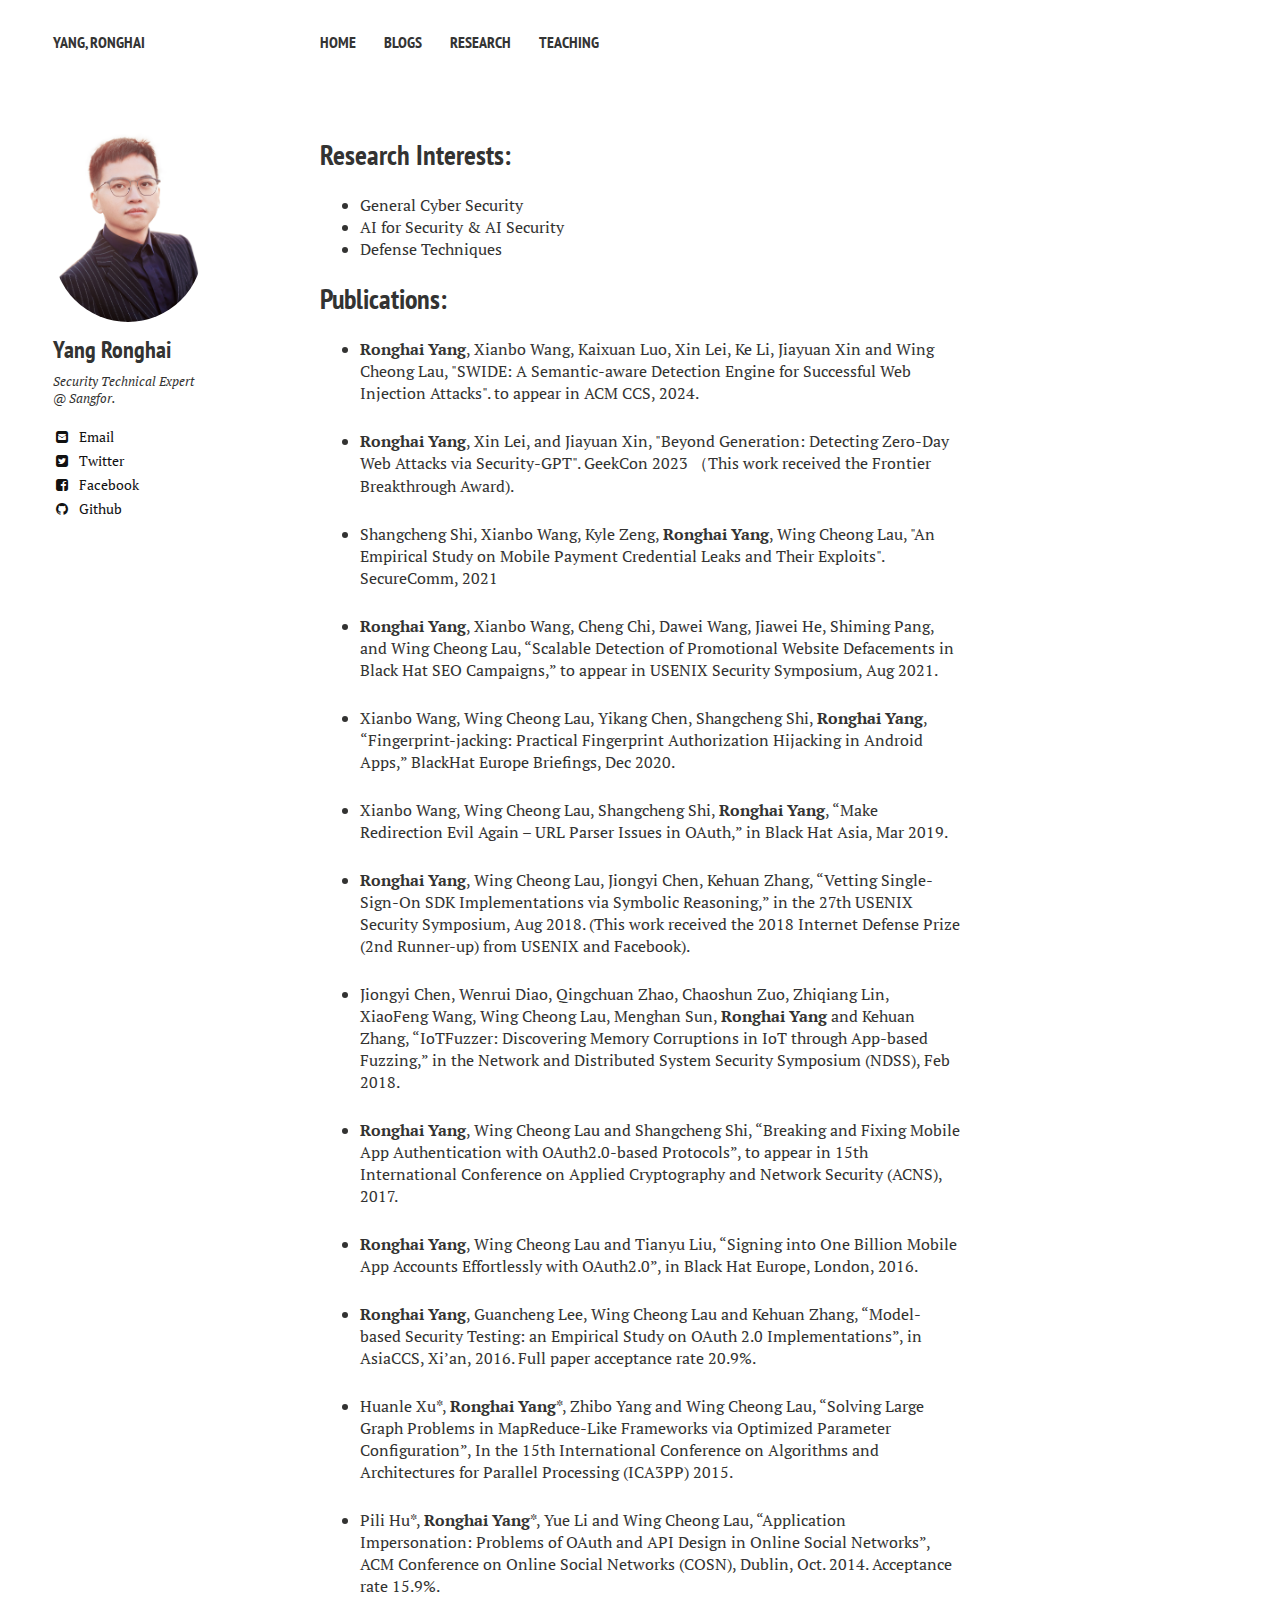
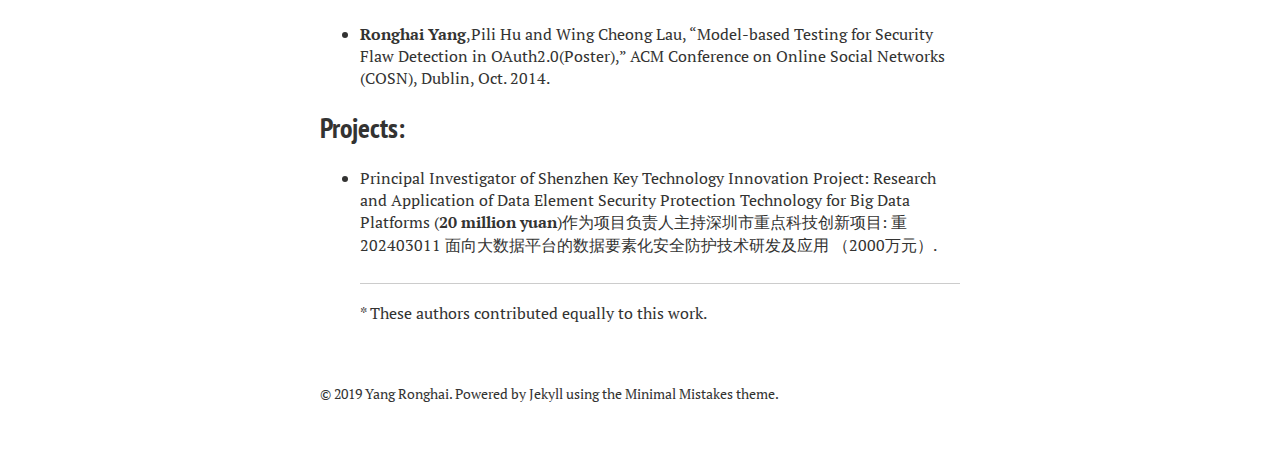
<file: research/index.html>
<!doctype html>
<!--[if lt IE 7]><html class="no-js lt-ie9 lt-ie8 lt-ie7" lang="en"> <![endif]-->
<!--[if (IE 7)&!(IEMobile)]><html class="no-js lt-ie9 lt-ie8" lang="en"><![endif]-->
<!--[if (IE 8)&!(IEMobile)]><html class="no-js lt-ie9" lang="en"><![endif]-->
<!--[if gt IE 8]><!--> <html class="no-js" lang="en"><!--<![endif]-->
<head>
<meta charset="utf-8">
<title>YANG, Ronghai</title>
<meta name="description" content="Instructions on how to install and customize the Jekyll theme Minimal Mistakes.">
<meta name="keywords" content="">



<!-- Twitter Cards -->
<meta name="twitter:title" content="YANG, Ronghai">
<meta name="twitter:description" content="Instructions on how to install and customize the Jekyll theme Minimal Mistakes.">
<meta name="twitter:site" content="@YRonghai">
<meta name="twitter:creator" content="@YRonghai">

<meta name="twitter:card" content="summary">
<meta name="twitter:image" content="https://yangronghai.github.io//images/default-thumb.png">

<!-- Open Graph -->
<meta property="og:locale" content="en_US">
<meta property="og:type" content="article">
<meta property="og:title" content="YANG, Ronghai">
<meta property="og:description" content="Instructions on how to install and customize the Jekyll theme Minimal Mistakes.">
<meta property="og:url" content="https://yangronghai.github.io//research/">
<meta property="og:site_name" content="YANG, Ronghai">





<link rel="canonical" href="https://yangronghai.github.io//research/">
<link href="https://yangronghai.github.io//feed.xml" type="application/atom+xml" rel="alternate" title="YANG, Ronghai Feed">


<!-- http://t.co/dKP3o1e -->
<meta name="HandheldFriendly" content="True">
<meta name="MobileOptimized" content="320">
<meta name="viewport" content="width=device-width, initial-scale=1.0">

<!-- For all browsers -->
<link rel="stylesheet" href="https://yangronghai.github.io//assets/css/main.css">

<meta http-equiv="cleartype" content="on">

<!-- HTML5 Shiv and Media Query Support -->
<!--[if lt IE 9]>
	<script src="https://yangronghai.github.io//assets/js/vendor/html5shiv.min.js"></script>
	<script src="https://yangronghai.github.io//assets/js/vendor/respond.min.js"></script>
<![endif]-->

<!-- Modernizr -->
<script src="https://yangronghai.github.io//assets/js/vendor/modernizr-2.7.1.custom.min.js"></script>

<link href='//fonts.googleapis.com/css?family=PT+Sans+Narrow:400,700%7CPT+Serif:400,700,400italic' rel='stylesheet' type='text/css'>

<!-- Icons -->
<!-- 16x16 -->
<link rel="shortcut icon" href="https://yangronghai.github.io//favicon.ico">
<!-- 32x32 -->
<link rel="shortcut icon" href="https://yangronghai.github.io//favicon.png">
<!-- 57x57 (precomposed) for iPhone 3GS, pre-2011 iPod Touch and older Android devices -->
<link rel="apple-touch-icon-precomposed" href="https://yangronghai.github.io//images/apple-touch-icon-precomposed.png">
<!-- 72x72 (precomposed) for 1st generation iPad, iPad 2 and iPad mini -->
<link rel="apple-touch-icon-precomposed" sizes="72x72" href="https://yangronghai.github.io//images/apple-touch-icon-72x72-precomposed.png">
<!-- 114x114 (precomposed) for iPhone 4, 4S, 5 and post-2011 iPod Touch -->
<link rel="apple-touch-icon-precomposed" sizes="114x114" href="https://yangronghai.github.io//images/apple-touch-icon-114x114-precomposed.png">
<!-- 144x144 (precomposed) for iPad 3rd and 4th generation -->
<link rel="apple-touch-icon-precomposed" sizes="144x144" href="https://yangronghai.github.io//images/apple-touch-icon-144x144-precomposed.png">

</head>

<body class="page">

<!--[if lt IE 9]><div class="browser-upgrade alert alert-info">You are using an <strong>outdated</strong> browser. Please <a href="http://browsehappy.com/">upgrade your browser</a> to improve your experience.</div><![endif]-->

<div class="navigation-wrapper">
	<div class="site-name">
		<a href="https://yangronghai.github.io/">YANG, Ronghai</a>
	</div><!-- /.site-name -->
	<div class="top-navigation">
		<nav role="navigation" id="site-nav" class="nav">
		    <ul>
		        
					    
					        
					    
					    <li><a href="https://yangronghai.github.io///home/" >Home</a></li>
					  
					    
					        
					    
					    <li><a href="https://yangronghai.github.io///posts/" >Blogs</a></li>
					  
					    
					        
					    
					    <li><a href="https://yangronghai.github.io///research/" >Research</a></li>
					  
					    
					        
					    
					    <li><a href="https://yangronghai.github.io///teaching" >Teaching</a></li>
					  
		    </ul>
		</nav>
	</div><!-- /.top-navigation -->
</div><!-- /.navigation-wrapper -->



<div id="main" role="main">
  <div class="article-author-side">
    



	<img src="https://yangronghai.github.io//images/bio-photo.jpg" class="bio-photo" alt="Yang Ronghai bio photo">

<h3>Yang Ronghai</h3>
<p>Security Technical Expert @ Sangfor.</p>
<a href="mailto:ronghai1130@gmail.com" class="author-social" target="_blank"><i class="fa fa-fw fa-envelope-square"></i> Email</a>
<a href="http://twitter.com/YRonghai" class="author-social" target="_blank"><i class="fa fa-fw fa-twitter-square"></i> Twitter</a>
<a href="http://facebook.com/ronghai.yang.5" class="author-social" target="_blank"><i class="fa fa-fw fa-facebook-square"></i> Facebook</a>




<a href="http://github.com/YangRonghai" class="author-social" target="_blank"><i class="fa fa-fw fa-github"></i> Github</a>








  </div>
  <article class="page">
    <h1></h1>
    <div class="article-wrap">
      <h2 id="research-interests">Research Interests:</h2>

<ul>
  <li>General Cyber Security</li>
  <li>AI for Security & AI Security</li>
  <li>Defense Techniques</li>
</ul>

<p>
</p>

<h2 id="publications">Publications:</h2>

<ul>
    <li>
    <p> <strong>Ronghai Yang</strong>, Xianbo Wang, Kaixuan Luo, Xin Lei, Ke Li, Jiayuan Xin and Wing Cheong Lau, "SWIDE: A Semantic-aware Detection Engine for Successful Web Injection Attacks". to appear in ACM CCS, 2024.</p>
    </li>
    <li>
    <p> <strong>Ronghai Yang</strong>, Xin Lei, and Jiayuan Xin, "Beyond Generation: Detecting Zero-Day Web Attacks via Security-GPT". GeekCon 2023 （This work received the Frontier Breakthrough Award).</p>
    </li>
  <li>
    <p> Shangcheng Shi, Xianbo Wang, Kyle Zeng, <strong>Ronghai Yang</strong>, Wing Cheong Lau, "An Empirical Study on Mobile Payment Credential Leaks and Their Exploits". SecureComm, 2021</p>
    </li>
  <li>
    <p> <strong>Ronghai Yang</strong>, Xianbo Wang, Cheng Chi, Dawei Wang, Jiawei He, Shiming Pang, and Wing Cheong Lau, “Scalable Detection of Promotional Website Defacements in Black Hat SEO Campaigns,” to appear in USENIX Security Symposium, Aug 2021.</p>
    </li>
  <li>
    <p>Xianbo Wang, Wing Cheong Lau, Yikang Chen, Shangcheng Shi, <strong>Ronghai Yang</strong>, “Fingerprint-jacking: Practical Fingerprint Authorization Hijacking in Android Apps,” BlackHat Europe Briefings, Dec 2020.</p>
    </li>
  <li>
    <p>Xianbo Wang, Wing Cheong Lau, Shangcheng Shi, <strong>Ronghai Yang</strong>, “Make Redirection Evil Again – URL Parser Issues in OAuth,” in Black Hat Asia, Mar 2019.</p>
  </li>
  <li>
    <p><strong>Ronghai Yang</strong>, Wing Cheong Lau, Jiongyi Chen, Kehuan Zhang, “Vetting Single-Sign-On SDK Implementations via Symbolic Reasoning,” in the 27th USENIX Security Symposium, Aug 2018. (This work received the 2018 Internet Defense Prize (2nd Runner-up) from USENIX and Facebook).</p>
  </li>
  <li>
    <p>Jiongyi Chen, Wenrui Diao, Qingchuan Zhao, Chaoshun Zuo, Zhiqiang Lin, XiaoFeng Wang, Wing Cheong Lau, Menghan Sun, <strong>Ronghai Yang</strong> and Kehuan Zhang, “IoTFuzzer: Discovering Memory Corruptions in IoT through App-based Fuzzing,” in the Network and Distributed System Security Symposium (NDSS), Feb 2018.</p>
  </li>
  <li>
    <p><strong>Ronghai Yang</strong>, Wing Cheong Lau and Shangcheng Shi, “Breaking and Fixing Mobile App Authentication with OAuth2.0-based Protocols”, to appear in 15th International Conference on Applied Cryptography and Network Security (ACNS), 2017.</p>
  </li>
  <li>
    <p><strong>Ronghai Yang</strong>, Wing Cheong Lau and Tianyu Liu, “Signing into One Billion Mobile App Accounts Effortlessly with OAuth2.0”, in Black Hat Europe, London, 2016.</p>
  </li>
  <li>
    <p><strong>Ronghai Yang</strong>, Guancheng Lee, Wing Cheong Lau and Kehuan Zhang, “Model-based Security Testing: an Empirical Study on OAuth 2.0 Implementations”, in AsiaCCS, Xi’an, 2016. Full paper acceptance rate 20.9%.</p>
  </li>
  <li>
    <p>Huanle Xu*, <strong>Ronghai Yang</strong>*, Zhibo Yang and Wing Cheong Lau, “Solving Large Graph Problems in MapReduce-Like Frameworks via Optimized Parameter Configuration”, In the 15th International Conference on Algorithms and Architectures for Parallel Processing (ICA3PP) 2015.</p>
  </li>
  <li>
    <p>Pili Hu*, <strong>Ronghai Yang</strong>*, Yue Li and Wing Cheong Lau, “Application Impersonation: Problems of OAuth and API Design in Online Social Networks”, ACM Conference on Online Social Networks (COSN), Dublin, Oct. 2014. Acceptance rate 15.9%.</p>
  </li>
  <li>
    <p><strong>Ronghai Yang</strong>,Pili Hu and Wing Cheong Lau, “Model-based Testing for Security Flaw Detection in OAuth2.0(Poster),” ACM Conference on Online Social Networks (COSN), Dublin, Oct. 2014.</p>
  </li>
</ul>
<h2 id="projects">Projects:</h2>

<ul>
    <li>
    <p>Principal Investigator of Shenzhen Key Technology Innovation Project:  Research and Application of Data Element Security Protection Technology for Big Data Platforms (<strong>20 million yuan</strong>)作为项目负责人主持深圳市重点科技创新项目:  重202403011 面向大数据平台的数据要素化安全防护技术研发及应用 （2000万元）.</p>    
    </li>
<hr />
<p>* These authors contributed equally to this work.</p>

    </div><!-- /.article-wrap -->
    
  </article>
</div><!-- /#index -->

<div class="footer-wrap">
  <footer>
    

<span>&copy; 2019 Yang Ronghai. Powered by <a href="http://jekyllrb.com" rel="nofollow">Jekyll</a> using the <a href="http://mademistakes.com/minimal-mistakes/" rel="nofollow">Minimal Mistakes</a> theme.</span>

  </footer>
</div><!-- /.footer-wrap -->

<script src="//ajax.googleapis.com/ajax/libs/jquery/1.9.1/jquery.min.js"></script>
<script>window.jQuery || document.write('<script src="https://yangronghai.github.io//assets/js/vendor/jquery-1.9.1.min.js"><\/script>')</script>
<script src="https://yangronghai.github.io//assets/js/scripts.min.js"></script>

          

</body>
</html>
</file>
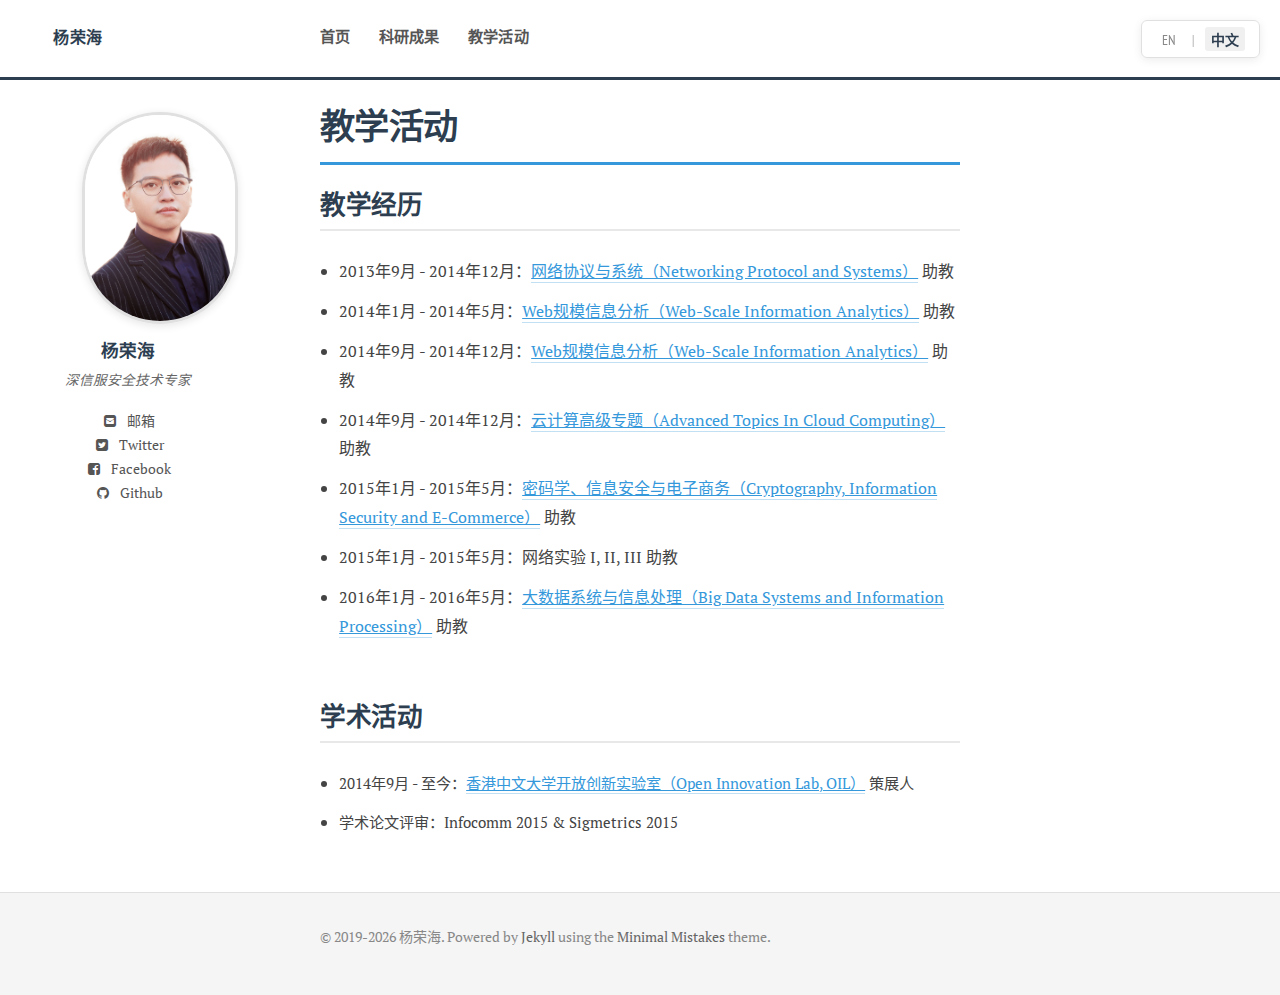
<file: teaching-cn/index.html>
<!doctype html>
<!--[if lt IE 7]><html class="no-js lt-ie9 lt-ie8 lt-ie7" lang="zh-CN"> <![endif]-->
<!--[if (IE 7)&!(IEMobile)]><html class="no-js lt-ie9 lt-ie8" lang="zh-CN"><![endif]-->
<!--[if (IE 8)&!(IEMobile)]><html class="no-js lt-ie9" lang="zh-CN"><![endif]-->
<!--[if gt IE 8]><!--> <html class="no-js" lang="zh-CN"><!--<![endif]-->
<head>
<meta charset="utf-8">
<title>教学活动 &#8211; 杨荣海</title>
<meta name="description" content="教学与学术活动">
<meta name="keywords" content="杨荣海, 教学, 学术活动">



<!-- Twitter Cards -->
<meta name="twitter:title" content="教学活动">
<meta name="twitter:description" content="教学与学术活动">
<meta name="twitter:site" content="@YRonghai">
<meta name="twitter:creator" content="@YRonghai">

<meta name="twitter:card" content="summary">
<meta name="twitter:image" content="https://yangronghai.github.io//images/default-thumb.png">

<!-- Open Graph -->
<meta property="og:locale" content="zh_CN">
<meta property="og:type" content="article">
<meta property="og:title" content="教学活动">
<meta property="og:description" content="教学与学术活动">
<meta property="og:url" content="https://yangronghai.github.io//teaching-cn/">
<meta property="og:site_name" content="杨荣海">





<link rel="canonical" href="https://yangronghai.github.io//teaching-cn/">
<link href="https://yangronghai.github.io//feed.xml" type="application/atom+xml" rel="alternate" title="杨荣海 Feed">


<!-- http://t.co/dKP3o1e -->
<meta name="HandheldFriendly" content="True">
<meta name="MobileOptimized" content="320">
<meta name="viewport" content="width=device-width, initial-scale=1.0">

<!-- For all browsers -->
<link rel="stylesheet" href="https://yangronghai.github.io//assets/css/main.css">
<link rel="stylesheet" href="https://yangronghai.github.io//assets/css/lang-switcher.css">
<link rel="stylesheet" href="https://yangronghai.github.io//assets/css/custom-improvements.css">

<meta http-equiv="cleartype" content="on">

<!-- HTML5 Shiv and Media Query Support -->
<!--[if lt IE 9]>
	<script src="https://yangronghai.github.io//assets/js/vendor/html5shiv.min.js"></script>
	<script src="https://yangronghai.github.io//assets/js/vendor/respond.min.js"></script>
<![endif]-->

<!-- Modernizr -->
<script src="https://yangronghai.github.io//assets/js/vendor/modernizr-2.7.1.custom.min.js"></script>

<link href='//fonts.googleapis.com/css?family=PT+Sans+Narrow:400,700%7CPT+Serif:400,700,400italic' rel='stylesheet' type='text/css'>

<!-- Icons -->
<!-- 16x16 -->
<link rel="shortcut icon" href="https://yangronghai.github.io//favicon.ico">
<!-- 32x32 -->
<link rel="shortcut icon" href="https://yangronghai.github.io//favicon.png">
<!-- 57x57 (precomposed) for iPhone 3GS, pre-2011 iPod Touch and older Android devices -->
<link rel="apple-touch-icon-precomposed" href="https://yangronghai.github.io//images/apple-touch-icon-precomposed.png">
<!-- 72x72 (precomposed) for 1st generation iPad, iPad 2 and iPad mini -->
<link rel="apple-touch-icon-precomposed" sizes="72x72" href="https://yangronghai.github.io//images/apple-touch-icon-72x72-precomposed.png">
<!-- 114x114 (precomposed) for iPhone 4, 4S, 5 and post-2011 iPod Touch -->
<link rel="apple-touch-icon-precomposed" sizes="114x114" href="https://yangronghai.github.io//images/apple-touch-icon-114x114-precomposed.png">
<!-- 144x144 (precomposed) for iPad 3rd and 4th generation -->
<link rel="apple-touch-icon-precomposed" sizes="144x144" href="https://yangronghai.github.io//images/apple-touch-icon-144x144-precomposed.png">

</head>

<body class="page">

<!--[if lt IE 9]><div class="browser-upgrade alert alert-info">You are using an <strong>outdated</strong> browser. Please <a href="http://browsehappy.com/">upgrade your browser</a> to improve your experience.</div><![endif]-->

<!-- Language Switcher -->
<div class="lang-switcher">
    <a href="https://yangronghai.github.io/teaching/">EN</a>
    <span class="separator">|</span>
    <a href="https://yangronghai.github.io/teaching-cn/" class="active">中文</a>
</div>

<div class="navigation-wrapper">
	<div class="site-name">
		<a href="https://yangronghai.github.io/home-cn/">杨荣海</a>
	</div><!-- /.site-name -->
	<div class="top-navigation">
		<nav role="navigation" id="site-nav" class="nav">
		    <ul>




					    <li><a href="https://yangronghai.github.io/home-cn/" >首页</a></li>




					    <li><a href="https://yangronghai.github.io/research-cn/" >科研成果</a></li>




					    <li><a href="https://yangronghai.github.io/teaching-cn/" >教学活动</a></li>

		    </ul>
		</nav>
	</div><!-- /.top-navigation -->
</div><!-- /.navigation-wrapper -->



<div id="main" role="main">
  <div class="article-author-side">




	<img src="https://yangronghai.github.io//images/bio-photo.jpg" class="bio-photo" alt="Yang Ronghai bio photo">

<h3>杨荣海</h3>
<p>深信服安全技术专家</p>
<a href="mailto:ronghai1130@gmail.com" class="author-social" target="_blank"><i class="fa fa-fw fa-envelope-square"></i> 邮箱</a>
<a href="http://twitter.com/YRonghai" class="author-social" target="_blank"><i class="fa fa-fw fa-twitter-square"></i> Twitter</a>
<a href="http://facebook.com/ronghai.yang.5" class="author-social" target="_blank"><i class="fa fa-fw fa-facebook-square"></i> Facebook</a>




<a href="http://github.com/YangRonghai" class="author-social" target="_blank"><i class="fa fa-fw fa-github"></i> Github</a>








  </div>
  <article class="page">
    <h1>教学活动</h1>
    <div class="article-wrap">
      <h2 id="teaching">教学经历</h2>

<ul>
  <li>2013年9月 - 2014年12月：<a href="https://course.ie.cuhk.edu.hk/~ierg4090/">网络协议与系统（Networking Protocol and Systems）</a> 助教</li>
  <li>2014年1月 - 2014年5月：<a href="https://course.ie.cuhk.edu.hk/~engg4030/">Web规模信息分析（Web-Scale Information Analytics）</a> 助教</li>
  <li>2014年9月 - 2014年12月：<a href="https://course.ie.cuhk.edu.hk/~engg4030/">Web规模信息分析（Web-Scale Information Analytics）</a> 助教</li>
  <li>2014年9月 - 2014年12月：<a href="http://mobitec.ie.cuhk.edu.hk/cmsc5735/">云计算高级专题（Advanced Topics In Cloud Computing）</a> 助教</li>
  <li>2015年1月 - 2015年5月：<a href="http://www1.se.cuhk.edu.hk/~eclt5740/">密码学、信息安全与电子商务（Cryptography, Information Security and E-Commerce）</a> 助教</li>
  <li>2015年1月 - 2015年5月：网络实验 I, II, III 助教</li>
  <li>2016年1月 - 2016年5月：<a href="http://mobitec.ie.cuhk.edu.hk/iems5709Spring2016/">大数据系统与信息处理（Big Data Systems and Information Processing）</a> 助教</li>
</ul>

<h2 id="others">学术活动</h2>

<ul>
  <li>
    <p>2014年9月 - 至今：<a href="https://www.facebook.com/cuhkoil">香港中文大学开放创新实验室（Open Innovation Lab, OIL）</a> 策展人</p>
  </li>
  <li>
    <p>学术论文评审：Infocomm 2015 & Sigmetrics 2015</p>
  </li>
</ul>


    </div><!-- /.article-wrap -->

  </article>
</div><!-- /#index -->

<div class="footer-wrap">
  <footer>


<span>&copy; 2019-2026 杨荣海. Powered by <a href="http://jekyllrb.com" rel="nofollow">Jekyll</a> using the <a href="http://mademistakes.com/minimal-mistakes/" rel="nofollow">Minimal Mistakes</a> theme.</span>

  </footer>
</div><!-- /.footer-wrap -->

<script src="//ajax.googleapis.com/ajax/libs/jquery/1.9.1/jquery.min.js"></script>
<script>window.jQuery || document.write('<script src="https://yangronghai.github.io//assets/js/vendor/jquery-1.9.1.min.js"><\/script>')</script>
<script src="https://yangronghai.github.io//assets/js/scripts.min.js"></script>



</body>
</html>
</file>
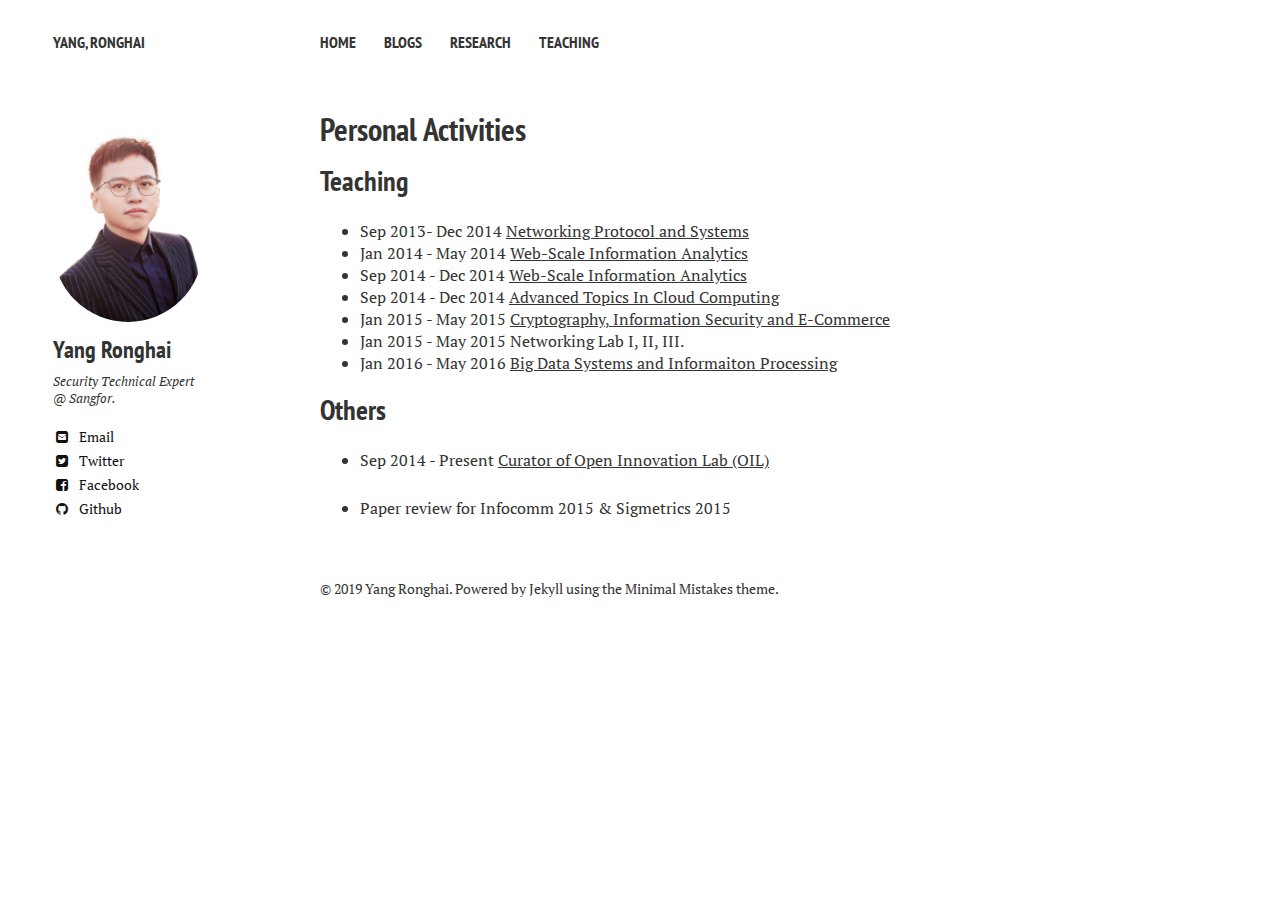
<file: teaching/index.html>
<!doctype html>
<!--[if lt IE 7]><html class="no-js lt-ie9 lt-ie8 lt-ie7" lang="en"> <![endif]-->
<!--[if (IE 7)&!(IEMobile)]><html class="no-js lt-ie9 lt-ie8" lang="en"><![endif]-->
<!--[if (IE 8)&!(IEMobile)]><html class="no-js lt-ie9" lang="en"><![endif]-->
<!--[if gt IE 8]><!--> <html class="no-js" lang="en"><!--<![endif]-->
<head>
<meta charset="utf-8">
<title>Personal Activities &#8211; YANG, Ronghai</title>
<meta name="description" content="A List of Posts">
<meta name="keywords" content="">



<!-- Twitter Cards -->
<meta name="twitter:title" content="Personal Activities">
<meta name="twitter:description" content="A List of Posts">
<meta name="twitter:site" content="@YRonghai">
<meta name="twitter:creator" content="@YRonghai">

<meta name="twitter:card" content="summary">
<meta name="twitter:image" content="https://yangronghai.github.io//images/default-thumb.png">

<!-- Open Graph -->
<meta property="og:locale" content="en_US">
<meta property="og:type" content="article">
<meta property="og:title" content="Personal Activities">
<meta property="og:description" content="A List of Posts">
<meta property="og:url" content="https://yangronghai.github.io//teaching/">
<meta property="og:site_name" content="YANG, Ronghai">





<link rel="canonical" href="https://yangronghai.github.io//teaching/">
<link href="https://yangronghai.github.io//feed.xml" type="application/atom+xml" rel="alternate" title="YANG, Ronghai Feed">


<!-- http://t.co/dKP3o1e -->
<meta name="HandheldFriendly" content="True">
<meta name="MobileOptimized" content="320">
<meta name="viewport" content="width=device-width, initial-scale=1.0">

<!-- For all browsers -->
<link rel="stylesheet" href="https://yangronghai.github.io//assets/css/main.css">

<meta http-equiv="cleartype" content="on">

<!-- HTML5 Shiv and Media Query Support -->
<!--[if lt IE 9]>
	<script src="https://yangronghai.github.io//assets/js/vendor/html5shiv.min.js"></script>
	<script src="https://yangronghai.github.io//assets/js/vendor/respond.min.js"></script>
<![endif]-->

<!-- Modernizr -->
<script src="https://yangronghai.github.io//assets/js/vendor/modernizr-2.7.1.custom.min.js"></script>

<link href='//fonts.googleapis.com/css?family=PT+Sans+Narrow:400,700%7CPT+Serif:400,700,400italic' rel='stylesheet' type='text/css'>

<!-- Icons -->
<!-- 16x16 -->
<link rel="shortcut icon" href="https://yangronghai.github.io//favicon.ico">
<!-- 32x32 -->
<link rel="shortcut icon" href="https://yangronghai.github.io//favicon.png">
<!-- 57x57 (precomposed) for iPhone 3GS, pre-2011 iPod Touch and older Android devices -->
<link rel="apple-touch-icon-precomposed" href="https://yangronghai.github.io//images/apple-touch-icon-precomposed.png">
<!-- 72x72 (precomposed) for 1st generation iPad, iPad 2 and iPad mini -->
<link rel="apple-touch-icon-precomposed" sizes="72x72" href="https://yangronghai.github.io//images/apple-touch-icon-72x72-precomposed.png">
<!-- 114x114 (precomposed) for iPhone 4, 4S, 5 and post-2011 iPod Touch -->
<link rel="apple-touch-icon-precomposed" sizes="114x114" href="https://yangronghai.github.io//images/apple-touch-icon-114x114-precomposed.png">
<!-- 144x144 (precomposed) for iPad 3rd and 4th generation -->
<link rel="apple-touch-icon-precomposed" sizes="144x144" href="https://yangronghai.github.io//images/apple-touch-icon-144x144-precomposed.png">

</head>

<body class="page">

<!--[if lt IE 9]><div class="browser-upgrade alert alert-info">You are using an <strong>outdated</strong> browser. Please <a href="http://browsehappy.com/">upgrade your browser</a> to improve your experience.</div><![endif]-->

<div class="navigation-wrapper">
	<div class="site-name">
		<a href="https://yangronghai.github.io/">YANG, Ronghai</a>
	</div><!-- /.site-name -->
	<div class="top-navigation">
		<nav role="navigation" id="site-nav" class="nav">
		    <ul>
		        
					    
					        
					    
					    <li><a href="https://yangronghai.github.io///home/" >Home</a></li>
					  
					    
					        
					    
					    <li><a href="https://yangronghai.github.io///posts/" >Blogs</a></li>
					  
					    
					        
					    
					    <li><a href="https://yangronghai.github.io///research/" >Research</a></li>
					  
					    
					        
					    
					    <li><a href="https://yangronghai.github.io///teaching" >Teaching</a></li>
					  
		    </ul>
		</nav>
	</div><!-- /.top-navigation -->
</div><!-- /.navigation-wrapper -->



<div id="main" role="main">
  <div class="article-author-side">
    



	<img src="https://yangronghai.github.io//images/bio-photo.jpg" class="bio-photo" alt="Yang Ronghai bio photo">

<h3>Yang Ronghai</h3>
<p>Security Technical Expert @ Sangfor.</p>
<a href="mailto:ronghai1130@gmail.com" class="author-social" target="_blank"><i class="fa fa-fw fa-envelope-square"></i> Email</a>
<a href="http://twitter.com/YRonghai" class="author-social" target="_blank"><i class="fa fa-fw fa-twitter-square"></i> Twitter</a>
<a href="http://facebook.com/ronghai.yang.5" class="author-social" target="_blank"><i class="fa fa-fw fa-facebook-square"></i> Facebook</a>




<a href="http://github.com/YangRonghai" class="author-social" target="_blank"><i class="fa fa-fw fa-github"></i> Github</a>








  </div>
  <article class="page">
    <h1>Personal Activities</h1>
    <div class="article-wrap">
      <h2 id="teaching">Teaching</h2>

<ul>
  <li>Sep 2013- Dec 2014 <a href="https://course.ie.cuhk.edu.hk/~ierg4090/">Networking Protocol and Systems</a></li>
  <li>Jan 2014 - May 2014 <a href="https://course.ie.cuhk.edu.hk/~engg4030/">Web-Scale Information Analytics</a></li>
  <li>Sep 2014 - Dec 2014 <a href="https://course.ie.cuhk.edu.hk/~engg4030/">Web-Scale Information Analytics</a></li>
  <li>Sep 2014 - Dec 2014 <a href="http://mobitec.ie.cuhk.edu.hk/cmsc5735/">Advanced Topics In Cloud Computing</a></li>
  <li>Jan 2015 - May 2015 <a href="http://www1.se.cuhk.edu.hk/~eclt5740/">Cryptography, Information Security and E-Commerce</a></li>
  <li>Jan 2015 - May 2015 Networking Lab I, II, III.</li>
  <li>Jan 2016 - May 2016 <a href="http://mobitec.ie.cuhk.edu.hk/iems5709Spring2016/">Big Data Systems and Informaiton Processing</a></li>
</ul>

<h2 id="others">Others</h2>

<ul>
  <li>
    <p>Sep 2014 - Present <a href="https://www.facebook.com/cuhkoil">Curator of Open Innovation Lab (OIL)</a></p>
  </li>
  <li>
    <p>Paper review for Infocomm 2015 &amp; Sigmetrics 2015</p>
  </li>
</ul>


    </div><!-- /.article-wrap -->
    
  </article>
</div><!-- /#index -->

<div class="footer-wrap">
  <footer>
    

<span>&copy; 2019 Yang Ronghai. Powered by <a href="http://jekyllrb.com" rel="nofollow">Jekyll</a> using the <a href="http://mademistakes.com/minimal-mistakes/" rel="nofollow">Minimal Mistakes</a> theme.</span>

  </footer>
</div><!-- /.footer-wrap -->

<script src="//ajax.googleapis.com/ajax/libs/jquery/1.9.1/jquery.min.js"></script>
<script>window.jQuery || document.write('<script src="https://yangronghai.github.io//assets/js/vendor/jquery-1.9.1.min.js"><\/script>')</script>
<script src="https://yangronghai.github.io//assets/js/scripts.min.js"></script>

          

</body>
</html>
</file>
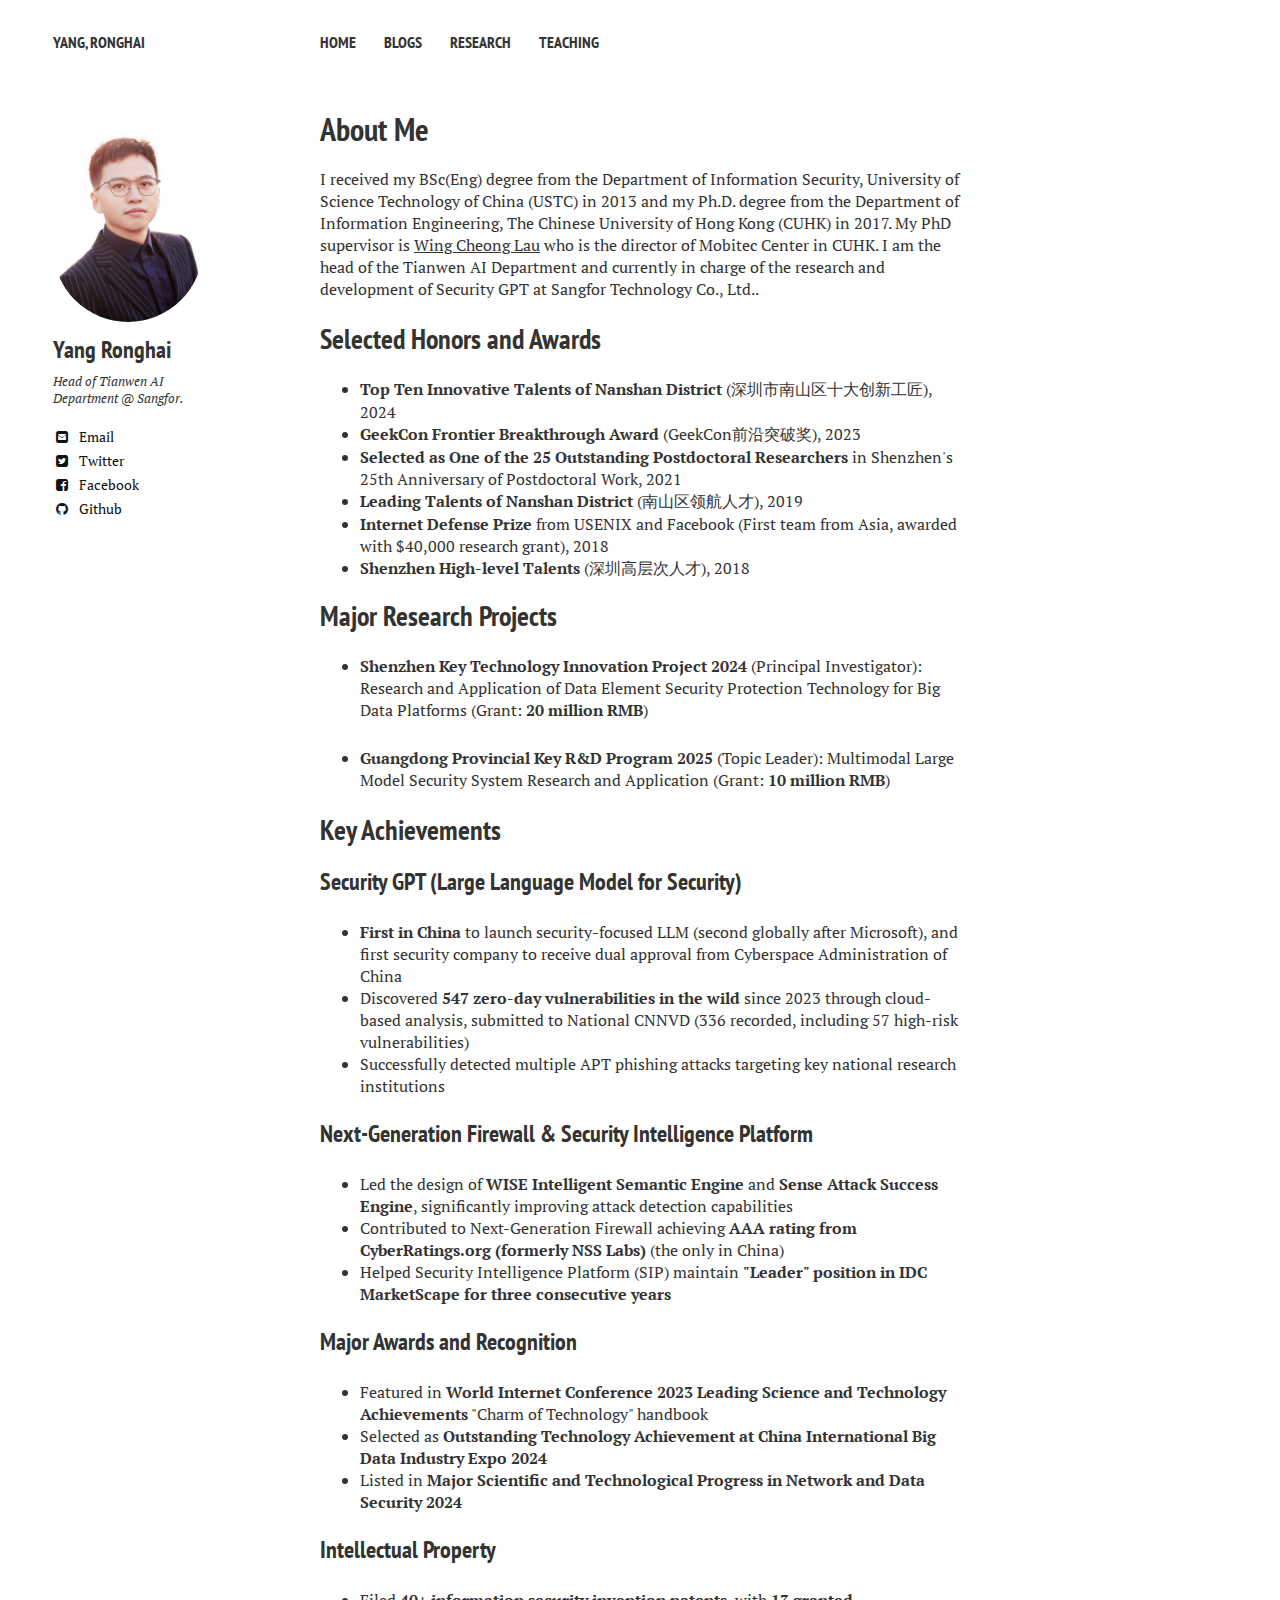
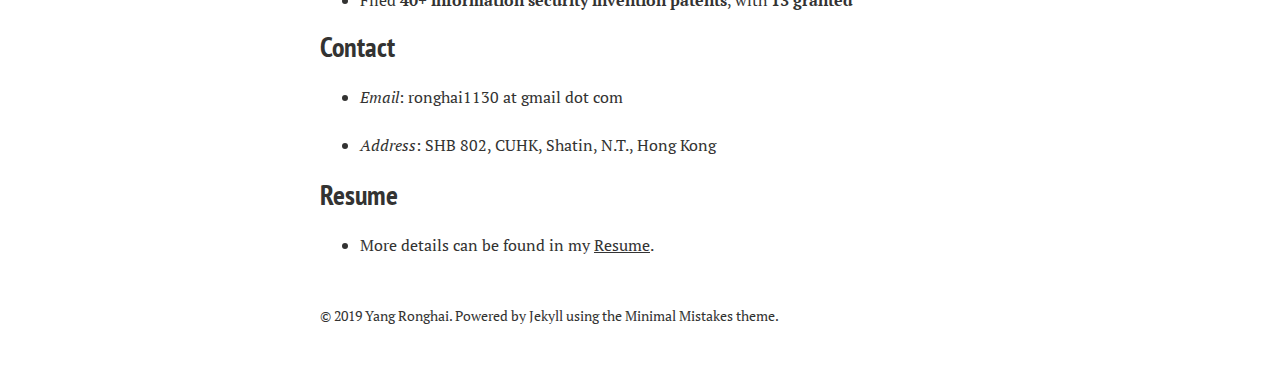
<file: index-about-backup.html>
<!doctype html>
<!--[if lt IE 7]><html class="no-js lt-ie9 lt-ie8 lt-ie7" lang="en"> <![endif]-->
<!--[if (IE 7)&!(IEMobile)]><html class="no-js lt-ie9 lt-ie8" lang="en"><![endif]-->
<!--[if (IE 8)&!(IEMobile)]><html class="no-js lt-ie9" lang="en"><![endif]-->
<!--[if gt IE 8]><!--> <html class="no-js" lang="en"><!--<![endif]-->
<head>
<meta charset="utf-8">
<title>About Me &#8211; YANG, Ronghai</title>

<meta name="keywords" content="about, Jekyll, theme, responsive">



<!-- Twitter Cards -->
<meta name="twitter:title" content="About Me">

<meta name="twitter:site" content="@YRonghai">
<meta name="twitter:creator" content="@YRonghai">

<meta name="twitter:card" content="summary">
<meta name="twitter:image" content="https://yangronghai.github.io//images/default-thumb.png">

<!-- Open Graph -->
<meta property="og:locale" content="en_US">
<meta property="og:type" content="article">
<meta property="og:title" content="About Me">

<meta property="og:url" content="https://yangronghai.github.io//">
<meta property="og:site_name" content="YANG, Ronghai">





<link rel="canonical" href="https://yangronghai.github.io//">
<link href="https://yangronghai.github.io//feed.xml" type="application/atom+xml" rel="alternate" title="YANG, Ronghai Feed">


<!-- http://t.co/dKP3o1e -->
<meta name="HandheldFriendly" content="True">
<meta name="MobileOptimized" content="320">
<meta name="viewport" content="width=device-width, initial-scale=1.0">

<!-- For all browsers -->
<link rel="stylesheet" href="https://yangronghai.github.io//assets/css/main.css">

<meta http-equiv="cleartype" content="on">

<!-- HTML5 Shiv and Media Query Support -->
<!--[if lt IE 9]>
	<script src="https://yangronghai.github.io//assets/js/vendor/html5shiv.min.js"></script>
	<script src="https://yangronghai.github.io//assets/js/vendor/respond.min.js"></script>
<![endif]-->

<!-- Modernizr -->
<script src="https://yangronghai.github.io//assets/js/vendor/modernizr-2.7.1.custom.min.js"></script>

<link href='//fonts.googleapis.com/css?family=PT+Sans+Narrow:400,700%7CPT+Serif:400,700,400italic' rel='stylesheet' type='text/css'>

<!-- Icons -->
<!-- 16x16 -->
<link rel="shortcut icon" href="https://yangronghai.github.io//favicon.ico">
<!-- 32x32 -->
<link rel="shortcut icon" href="https://yangronghai.github.io//favicon.png">
<!-- 57x57 (precomposed) for iPhone 3GS, pre-2011 iPod Touch and older Android devices -->
<link rel="apple-touch-icon-precomposed" href="https://yangronghai.github.io//images/apple-touch-icon-precomposed.png">
<!-- 72x72 (precomposed) for 1st generation iPad, iPad 2 and iPad mini -->
<link rel="apple-touch-icon-precomposed" sizes="72x72" href="https://yangronghai.github.io//images/apple-touch-icon-72x72-precomposed.png">
<!-- 114x114 (precomposed) for iPhone 4, 4S, 5 and post-2011 iPod Touch -->
<link rel="apple-touch-icon-precomposed" sizes="114x114" href="https://yangronghai.github.io//images/apple-touch-icon-114x114-precomposed.png">
<!-- 144x144 (precomposed) for iPad 3rd and 4th generation -->
<link rel="apple-touch-icon-precomposed" sizes="144x144" href="https://yangronghai.github.io//images/apple-touch-icon-144x144-precomposed.png">

</head>

<body class="page">

<!--[if lt IE 9]><div class="browser-upgrade alert alert-info">You are using an <strong>outdated</strong> browser. Please <a href="http://browsehappy.com/">upgrade your browser</a> to improve your experience.</div><![endif]-->

<div class="navigation-wrapper">
	<div class="site-name">
		<a href="https://yangronghai.github.io/">YANG, Ronghai</a>
	</div><!-- /.site-name -->
	<div class="top-navigation">
		<nav role="navigation" id="site-nav" class="nav">
		    <ul>
		        
					    
					        
					    
					    <li><a href="https://yangronghai.github.io///home/" >Home</a></li>
					  
					    
					        
					    
					    <li><a href="https://yangronghai.github.io///posts/" >Blogs</a></li>
					  
					    
					        
					    
					    <li><a href="https://yangronghai.github.io///research/" >Research</a></li>
					  
					    
					        
					    
					    <li><a href="https://yangronghai.github.io///teaching" >Teaching</a></li>
					  
		    </ul>
		</nav>
	</div><!-- /.top-navigation -->
</div><!-- /.navigation-wrapper -->



<div id="main" role="main">
  <div class="article-author-side">
    



	<img src="https://yangronghai.github.io//images/bio-photo.jpg" class="bio-photo" alt="Yang Ronghai bio photo">

<h3>Yang Ronghai</h3>
<p>Head of Tianwen AI Department @ Sangfor.</p>
<a href="mailto:ronghai1130@gmail.com" class="author-social" target="_blank"><i class="fa fa-fw fa-envelope-square"></i> Email</a>
<a href="http://twitter.com/YRonghai" class="author-social" target="_blank"><i class="fa fa-fw fa-twitter-square"></i> Twitter</a>
<a href="http://facebook.com/ronghai.yang.5" class="author-social" target="_blank"><i class="fa fa-fw fa-facebook-square"></i> Facebook</a>




<a href="http://github.com/YangRonghai" class="author-social" target="_blank"><i class="fa fa-fw fa-github"></i> Github</a>








  </div>
  <article class="page">
    <h1>About Me</h1>
    <div class="article-wrap">
      <!-- Hello, I am Ronghai Yang.  -->

<!-- ## Education -->
<p>I received my BSc(Eng) degree from the Department of Information Security, University of Science Technology of China (USTC) in 2013 and my Ph.D. degree from the Department of Information Engineering, The Chinese University of Hong Kong (CUHK) in 2017. My PhD supervisor is  <a href="http://staff.ie.cuhk.edu.hk/~wclau/">Wing Cheong Lau</a> who is the director of Mobitec Center in CUHK. 
I am the head of the Tianwen AI Department and currently in charge of the research and development of Security GPT at Sangfor Technology Co., Ltd.. </p>

<h2 id="selected-prizes">Selected Honors and Awards</h2>
<ul>
  <li><strong>Top Ten Innovative Talents of Nanshan District</strong> (深圳市南山区十大创新工匠), 2024</li>
  <li><strong>GeekCon Frontier Breakthrough Award</strong> (GeekCon前沿突破奖), 2023</li>
  <li><strong>Selected as One of the 25 Outstanding Postdoctoral Researchers</strong> in Shenzhen's 25th Anniversary of Postdoctoral Work, 2021</li>
  <li><strong>Leading Talents of Nanshan District</strong> (南山区领航人才), 2019</li>
  <li><strong>Internet Defense Prize</strong> from USENIX and Facebook (First team from Asia, awarded with $40,000 research grant), 2018</li>
  <li><strong>Shenzhen High-level Talents</strong> (深圳高层次人才), 2018</li>
</ul>

<h2 id="major-projects">Major Research Projects</h2>
<ul>
  <li>
    <p><strong>Shenzhen Key Technology Innovation Project 2024</strong> (Principal Investigator): Research and Application of Data Element Security Protection Technology for Big Data Platforms (Grant: <strong>20 million RMB</strong>)</p>
  </li>
  <li>
    <p><strong>Guangdong Provincial Key R&D Program 2025</strong> (Topic Leader): Multimodal Large Model Security System Research and Application (Grant: <strong>10 million RMB</strong>)</p>
  </li>
</ul>

<h2 id="key-achievements">Key Achievements</h2>

<h3 id="security-gpt">Security GPT (Large Language Model for Security)</h3>
<ul>
  <li><strong>First in China</strong> to launch security-focused LLM (second globally after Microsoft), and first security company to receive dual approval from Cyberspace Administration of China</li>
  <li>Discovered <strong>547 zero-day vulnerabilities in the wild</strong> since 2023 through cloud-based analysis, submitted to National CNNVD (336 recorded, including 57 high-risk vulnerabilities)</li>
  <li>Successfully detected multiple APT phishing attacks targeting key national research institutions</li>
</ul>

<h3 id="ngfw-sip">Next-Generation Firewall & Security Intelligence Platform</h3>
<ul>
  <li>Led the design of <strong>WISE Intelligent Semantic Engine</strong> and <strong>Sense Attack Success Engine</strong>, significantly improving attack detection capabilities</li>
  <li>Contributed to Next-Generation Firewall achieving <strong>AAA rating from CyberRatings.org (formerly NSS Labs)</strong> (the only in China)</li>
  <li>Helped Security Intelligence Platform (SIP) maintain <strong>"Leader" position in IDC MarketScape for three consecutive years</strong></li>
</ul>

<h3 id="major-awards">Major Awards and Recognition</h3>
<ul>
  <li>Featured in <strong>World Internet Conference 2023 Leading Science and Technology Achievements</strong> "Charm of Technology" handbook</li>
  <li>Selected as <strong>Outstanding Technology Achievement at China International Big Data Industry Expo 2024</strong></li>
  <li>Listed in <strong>Major Scientific and Technological Progress in Network and Data Security 2024</strong></li>
</ul>

<h3 id="intellectual-property">Intellectual Property</h3>
<ul>
  <li>Filed <strong>40+ information security invention patents</strong>, with <strong>13 granted</strong></li>
</ul>

<h2 id="contact">Contact</h2>

<ul>
  <li>
    <p><em>Email</em>: ronghai1130 at gmail dot com</p>
  </li>
  <li>
    <p><em>Address</em>: SHB 802, CUHK, Shatin, N.T., Hong Kong</p>
  </li>
</ul>

<h2 id="resume">Resume</h2>
<ul>
  <li>More details can be found in my <a href="https://yangronghai.github.io/RonghaiYang_cv.pdf">Resume</a>.</li>
</ul>


    </div><!-- /.article-wrap -->
    
  </article>
</div><!-- /#index -->

<div class="footer-wrap">
  <footer>
    

<span>&copy; 2019 Yang Ronghai. Powered by <a href="http://jekyllrb.com" rel="nofollow">Jekyll</a> using the <a href="http://mademistakes.com/minimal-mistakes/" rel="nofollow">Minimal Mistakes</a> theme.</span>

  </footer>
</div><!-- /.footer-wrap -->

<script src="//ajax.googleapis.com/ajax/libs/jquery/1.9.1/jquery.min.js"></script>
<script>window.jQuery || document.write('<script src="https://yangronghai.github.io//assets/js/vendor/jquery-1.9.1.min.js"><\/script>')</script>
<script src="https://yangronghai.github.io//assets/js/scripts.min.js"></script>


  
          

</body>
</html>
</file>
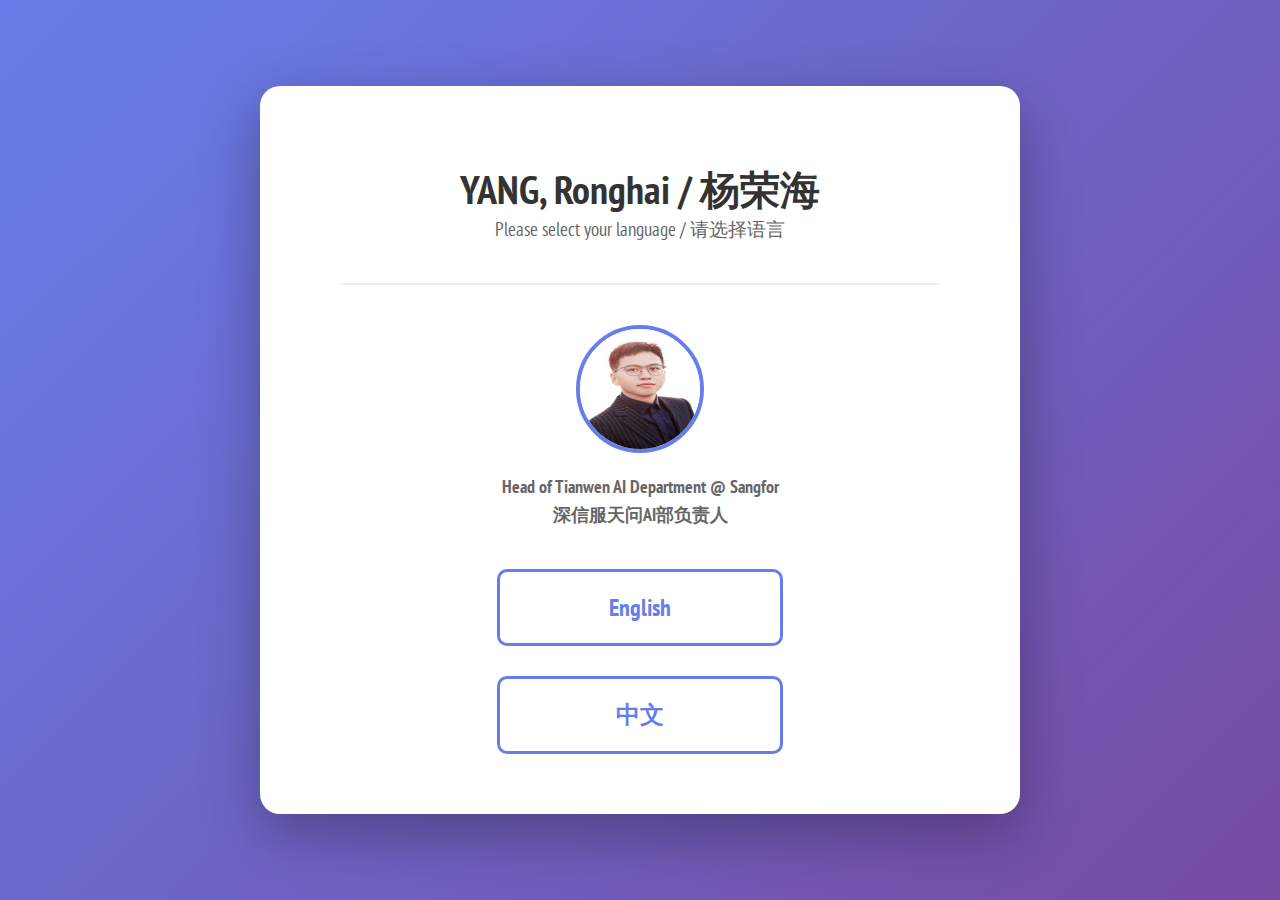
<file: index-new.html>
<!doctype html>
<!--[if lt IE 7]><html class="no-js lt-ie9 lt-ie8 lt-ie7" lang="en"> <![endif]-->
<!--[if (IE 7)&!(IEMobile)]><html class="no-js lt-ie9 lt-ie8" lang="en"><![endif]-->
<!--[if (IE 8)&!(IEMobile)]><html class="no-js lt-ie9" lang="en"><![endif]-->
<!--[if gt IE 8]><!--> <html class="no-js" lang="en"><!--<![endif]-->
<head>
<meta charset="utf-8">
<title>YANG, Ronghai / 杨荣海</title>

<meta name="keywords" content="Yang Ronghai, 杨荣海, Security, AI Security">

<!-- Twitter Cards -->
<meta name="twitter:title" content="YANG, Ronghai / 杨荣海">
<meta name="twitter:site" content="@YRonghai">
<meta name="twitter:creator" content="@YRonghai">
<meta name="twitter:card" content="summary">
<meta name="twitter:image" content="https://yangronghai.github.io/images/default-thumb.png">

<!-- Open Graph -->
<meta property="og:locale" content="en_US">
<meta property="og:type" content="website">
<meta property="og:title" content="YANG, Ronghai / 杨荣海">
<meta property="og:url" content="https://yangronghai.github.io/">
<meta property="og:site_name" content="YANG, Ronghai">

<link rel="canonical" href="https://yangronghai.github.io/">
<link href="https://yangronghai.github.io/feed.xml" type="application/atom+xml" rel="alternate" title="YANG, Ronghai Feed">

<!-- http://t.co/dKP3o1e -->
<meta name="HandheldFriendly" content="True">
<meta name="MobileOptimized" content="320">
<meta name="viewport" content="width=device-width, initial-scale=1.0">

<!-- For all browsers -->
<link rel="stylesheet" href="https://yangronghai.github.io/assets/css/main.css">

<meta http-equiv="cleartype" content="on">

<!-- HTML5 Shiv and Media Query Support -->
<!--[if lt IE 9]>
	<script src="https://yangronghai.github.io/assets/js/vendor/html5shiv.min.js"></script>
	<script src="https://yangronghai.github.io/assets/js/vendor/respond.min.js"></script>
<![endif]-->

<!-- Modernizr -->
<script src="https://yangronghai.github.io/assets/js/vendor/modernizr-2.7.1.custom.min.js"></script>

<link href='//fonts.googleapis.com/css?family=PT+Sans+Narrow:400,700%7CPT+Serif:400,700,400italic' rel='stylesheet' type='text/css'>

<!-- Icons -->
<link rel="shortcut icon" href="https://yangronghai.github.io/favicon.ico">
<link rel="shortcut icon" href="https://yangronghai.github.io/favicon.png">
<link rel="apple-touch-icon-precomposed" href="https://yangronghai.github.io/images/apple-touch-icon-precomposed.png">
<link rel="apple-touch-icon-precomposed" sizes="72x72" href="https://yangronghai.github.io/images/apple-touch-icon-72x72-precomposed.png">
<link rel="apple-touch-icon-precomposed" sizes="114x114" href="https://yangronghai.github.io/images/apple-touch-icon-114x114-precomposed.png">
<link rel="apple-touch-icon-precomposed" sizes="144x144" href="https://yangronghai.github.io/images/apple-touch-icon-144x144-precomposed.png">

<style>
body {
    display: flex;
    justify-content: center;
    align-items: center;
    min-height: 100vh;
    margin: 0;
    background: linear-gradient(135deg, #667eea 0%, #764ba2 100%);
    font-family: 'PT Sans Narrow', Arial, sans-serif;
}

.language-selector {
    text-align: center;
    background: white;
    padding: 60px 80px;
    border-radius: 20px;
    box-shadow: 0 20px 60px rgba(0,0,0,0.3);
    max-width: 600px;
}

.language-selector h1 {
    font-size: 2.5em;
    margin-bottom: 10px;
    color: #333;
    font-weight: 700;
}

.language-selector .subtitle {
    font-size: 1.2em;
    color: #666;
    margin-bottom: 40px;
}

.language-options {
    display: flex;
    gap: 30px;
    justify-content: center;
    flex-wrap: wrap;
}

.lang-button {
    display: inline-block;
    padding: 20px 50px;
    text-decoration: none;
    border: 3px solid #667eea;
    border-radius: 10px;
    font-size: 1.5em;
    font-weight: 700;
    transition: all 0.3s ease;
    color: #667eea;
    background: white;
    min-width: 180px;
}

.lang-button:hover {
    background: #667eea;
    color: white;
    transform: translateY(-5px);
    box-shadow: 0 10px 30px rgba(102, 126, 234, 0.4);
}

.bio-section {
    margin-top: 40px;
    padding-top: 40px;
    border-top: 2px solid #eee;
}

.bio-photo-small {
    width: 120px;
    height: 120px;
    border-radius: 50%;
    margin: 0 auto 20px;
    display: block;
    border: 4px solid #667eea;
}

.bio-text {
    color: #666;
    font-size: 1.1em;
    line-height: 1.6;
}

@media only screen and (max-width: 768px) {
    .language-selector {
        padding: 40px 30px;
        margin: 20px;
    }

    .language-selector h1 {
        font-size: 2em;
    }

    .language-options {
        flex-direction: column;
        gap: 20px;
    }

    .lang-button {
        padding: 15px 40px;
        font-size: 1.3em;
        min-width: 150px;
    }
}
</style>

<!-- Auto-redirect based on browser language -->
<script>
(function() {
    // Check if user has a language preference stored
    var storedLang = localStorage.getItem('preferredLanguage');
    if (storedLang) {
        return; // Don't auto-redirect if user has made a choice before
    }

    // Check browser language
    var userLang = navigator.language || navigator.userLanguage;
    if (userLang && userLang.toLowerCase().startsWith('zh')) {
        // Auto-redirect to Chinese version for Chinese users
        window.location.href = '/home-cn/';
    }
})();

function setLanguagePreference(lang) {
    localStorage.setItem('preferredLanguage', lang);
}
</script>

</head>

<body class="page">

<div class="language-selector">
    <h1>YANG, Ronghai / 杨荣海</h1>
    <p class="subtitle">Please select your language / 请选择语言</p>

    <div class="bio-section">
        <img src="https://yangronghai.github.io/images/bio-photo.jpg" class="bio-photo-small" alt="Yang Ronghai">
        <p class="bio-text">
            <strong>Head of Tianwen AI Department @ Sangfor</strong><br>
            <strong>深信服天问AI部负责人</strong>
        </p>
    </div>

    <div class="language-options" style="margin-top: 40px;">
        <a href="/home/" class="lang-button" onclick="setLanguagePreference('en')">
            English
        </a>
        <a href="/home-cn/" class="lang-button" onclick="setLanguagePreference('zh')">
            中文
        </a>
    </div>
</div>

</body>
</html>
</file>
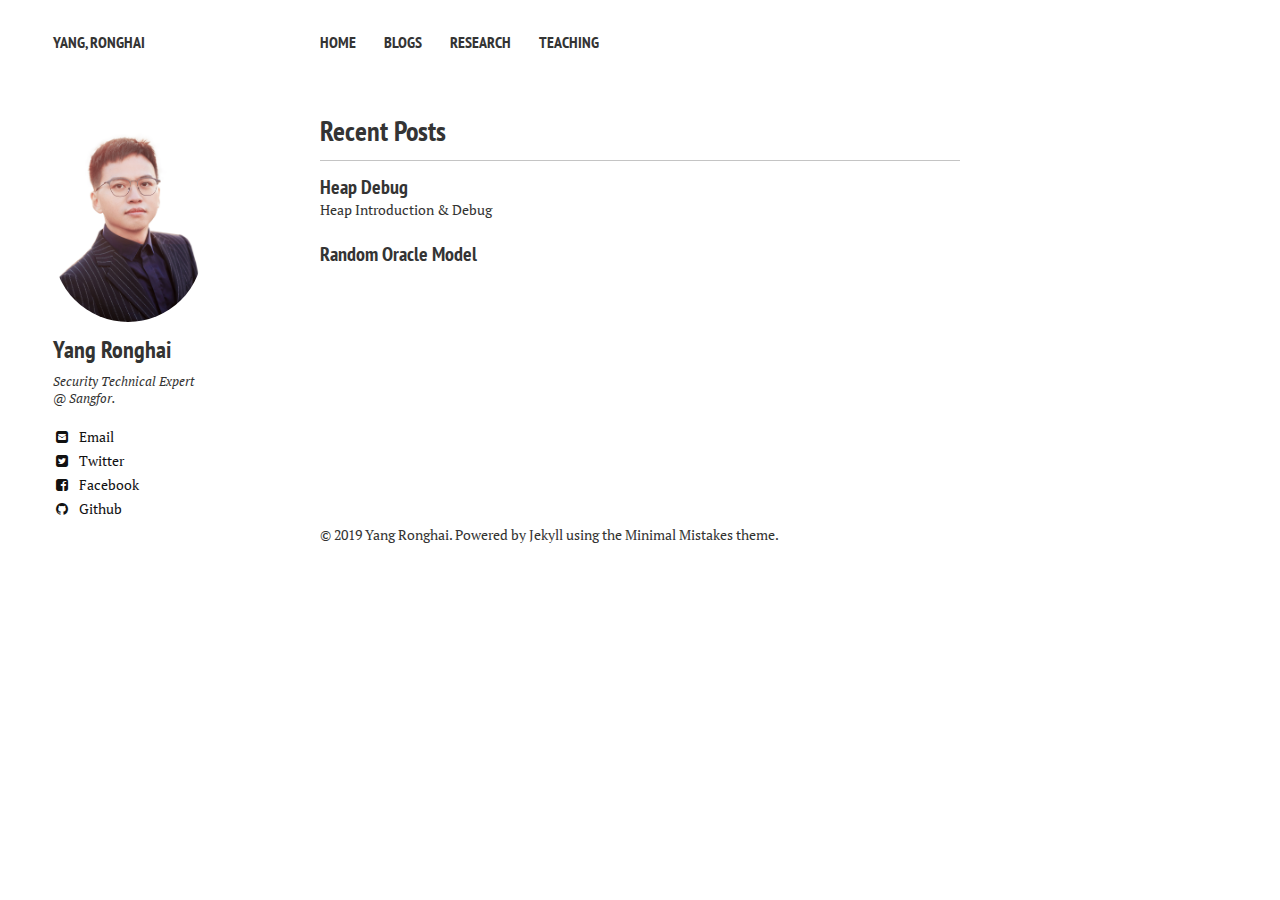
<file: index2.html>
<!doctype html>
<!--[if lt IE 7]><html class="no-js lt-ie9 lt-ie8 lt-ie7" lang="en"> <![endif]-->
<!--[if (IE 7)&!(IEMobile)]><html class="no-js lt-ie9 lt-ie8" lang="en"><![endif]-->
<!--[if (IE 8)&!(IEMobile)]><html class="no-js lt-ie9" lang="en"><![endif]-->
<!--[if gt IE 8]><!--> <html class="no-js" lang="en"><!--<![endif]-->
<head>
<meta charset="utf-8">
<title>YANG, Ronghai</title>
<meta name="description" content="A minimal Jekyll theme for your blog by designer Michael Rose.">
<meta name="keywords" content="Jekyll, theme, responsive, blog, template">



<!-- Twitter Cards -->
<meta name="twitter:title" content="YANG, Ronghai">
<meta name="twitter:description" content="A minimal Jekyll theme for your blog by designer Michael Rose.">
<meta name="twitter:site" content="@YRonghai">
<meta name="twitter:creator" content="@YRonghai">

<meta name="twitter:card" content="summary">
<meta name="twitter:image" content="https://yangronghai.github.io//images/default-thumb.png">

<!-- Open Graph -->
<meta property="og:locale" content="en_US">
<meta property="og:type" content="article">
<meta property="og:title" content="YANG, Ronghai">
<meta property="og:description" content="A minimal Jekyll theme for your blog by designer Michael Rose.">
<meta property="og:url" content="https://yangronghai.github.io//index2.html">
<meta property="og:site_name" content="YANG, Ronghai">





<link rel="canonical" href="https://yangronghai.github.io//index2.html">
<link href="https://yangronghai.github.io//feed.xml" type="application/atom+xml" rel="alternate" title="YANG, Ronghai Feed">


<!-- http://t.co/dKP3o1e -->
<meta name="HandheldFriendly" content="True">
<meta name="MobileOptimized" content="320">
<meta name="viewport" content="width=device-width, initial-scale=1.0">

<!-- For all browsers -->
<link rel="stylesheet" href="https://yangronghai.github.io//assets/css/main.css">

<meta http-equiv="cleartype" content="on">

<!-- HTML5 Shiv and Media Query Support -->
<!--[if lt IE 9]>
	<script src="https://yangronghai.github.io//assets/js/vendor/html5shiv.min.js"></script>
	<script src="https://yangronghai.github.io//assets/js/vendor/respond.min.js"></script>
<![endif]-->

<!-- Modernizr -->
<script src="https://yangronghai.github.io//assets/js/vendor/modernizr-2.7.1.custom.min.js"></script>

<link href='//fonts.googleapis.com/css?family=PT+Sans+Narrow:400,700%7CPT+Serif:400,700,400italic' rel='stylesheet' type='text/css'>

<!-- Icons -->
<!-- 16x16 -->
<link rel="shortcut icon" href="https://yangronghai.github.io//favicon.ico">
<!-- 32x32 -->
<link rel="shortcut icon" href="https://yangronghai.github.io//favicon.png">
<!-- 57x57 (precomposed) for iPhone 3GS, pre-2011 iPod Touch and older Android devices -->
<link rel="apple-touch-icon-precomposed" href="https://yangronghai.github.io//images/apple-touch-icon-precomposed.png">
<!-- 72x72 (precomposed) for 1st generation iPad, iPad 2 and iPad mini -->
<link rel="apple-touch-icon-precomposed" sizes="72x72" href="https://yangronghai.github.io//images/apple-touch-icon-72x72-precomposed.png">
<!-- 114x114 (precomposed) for iPhone 4, 4S, 5 and post-2011 iPod Touch -->
<link rel="apple-touch-icon-precomposed" sizes="114x114" href="https://yangronghai.github.io//images/apple-touch-icon-114x114-precomposed.png">
<!-- 144x144 (precomposed) for iPad 3rd and 4th generation -->
<link rel="apple-touch-icon-precomposed" sizes="144x144" href="https://yangronghai.github.io//images/apple-touch-icon-144x144-precomposed.png">

</head>

<body class="home">

<!--[if lt IE 9]><div class="browser-upgrade alert alert-info">You are using an <strong>outdated</strong> browser. Please <a href="http://browsehappy.com/">upgrade your browser</a> to improve your experience.</div><![endif]-->

<div class="navigation-wrapper">
	<div class="site-name">
		<a href="https://yangronghai.github.io/">YANG, Ronghai</a>
	</div><!-- /.site-name -->
	<div class="top-navigation">
		<nav role="navigation" id="site-nav" class="nav">
		    <ul>
		        
					    
					        
					    
					    <li><a href="https://yangronghai.github.io///home/" >Home</a></li>
					  
					    
					        
					    
					    <li><a href="https://yangronghai.github.io///posts/" >Blogs</a></li>
					  
					    
					        
					    
					    <li><a href="https://yangronghai.github.io///research/" >Research</a></li>
					  
					    
					        
					    
					    <li><a href="https://yangronghai.github.io///teaching" >Teaching</a></li>
					  
		    </ul>
		</nav>
	</div><!-- /.top-navigation -->
</div><!-- /.navigation-wrapper -->



<div id="main" role="main"> 
  <div class="article-author-side">
    



	<img src="https://yangronghai.github.io//images/bio-photo.jpg" class="bio-photo" alt="Yang Ronghai bio photo">

<h3>Yang Ronghai</h3>
<p>Security Technical Expert @ Sangfor.</p>
<a href="mailto:ronghai1130@gmail.com" class="author-social" target="_blank"><i class="fa fa-fw fa-envelope-square"></i> Email</a>
<a href="http://twitter.com/YRonghai" class="author-social" target="_blank"><i class="fa fa-fw fa-twitter-square"></i> Twitter</a>
<a href="http://facebook.com/ronghai.yang.5" class="author-social" target="_blank"><i class="fa fa-fw fa-facebook-square"></i> Facebook</a>




<a href="http://github.com/YangRonghai" class="author-social" target="_blank"><i class="fa fa-fw fa-github"></i> Github</a>








  </div>
  <div id="index">
    <h3><a href="https://yangronghai.github.io//posts/">Recent Posts</a></h3>
        
    <article>
      
        <h2><a href="https://yangronghai.github.io//heap-debug/" title="Heap Debug">Heap Debug</a></h2>
        <p>Heap Introduction &amp; Debug 

</p>
      
    </article>
        
    <article>
      
        <h2><a href="https://yangronghai.github.io//random-oracle/" title="Random Oracle Model">Random Oracle Model</a></h2>
        <p></p>
      
    </article>
    
  </div><!-- /#index -->
</div><!-- /#main -->

<div class="footer-wrap">
  <footer>
    

<span>&copy; 2019 Yang Ronghai. Powered by <a href="http://jekyllrb.com" rel="nofollow">Jekyll</a> using the <a href="http://mademistakes.com/minimal-mistakes/" rel="nofollow">Minimal Mistakes</a> theme.</span>

  </footer>
</div><!-- /.footer-wrap -->

<script src="//ajax.googleapis.com/ajax/libs/jquery/1.9.1/jquery.min.js"></script>
<script>window.jQuery || document.write('<script src="https://yangronghai.github.io//assets/js/vendor/jquery-1.9.1.min.js"><\/script>')</script>
<script src="https://yangronghai.github.io//assets/js/scripts.min.js"></script>


  
</body>
</html>
</file>
